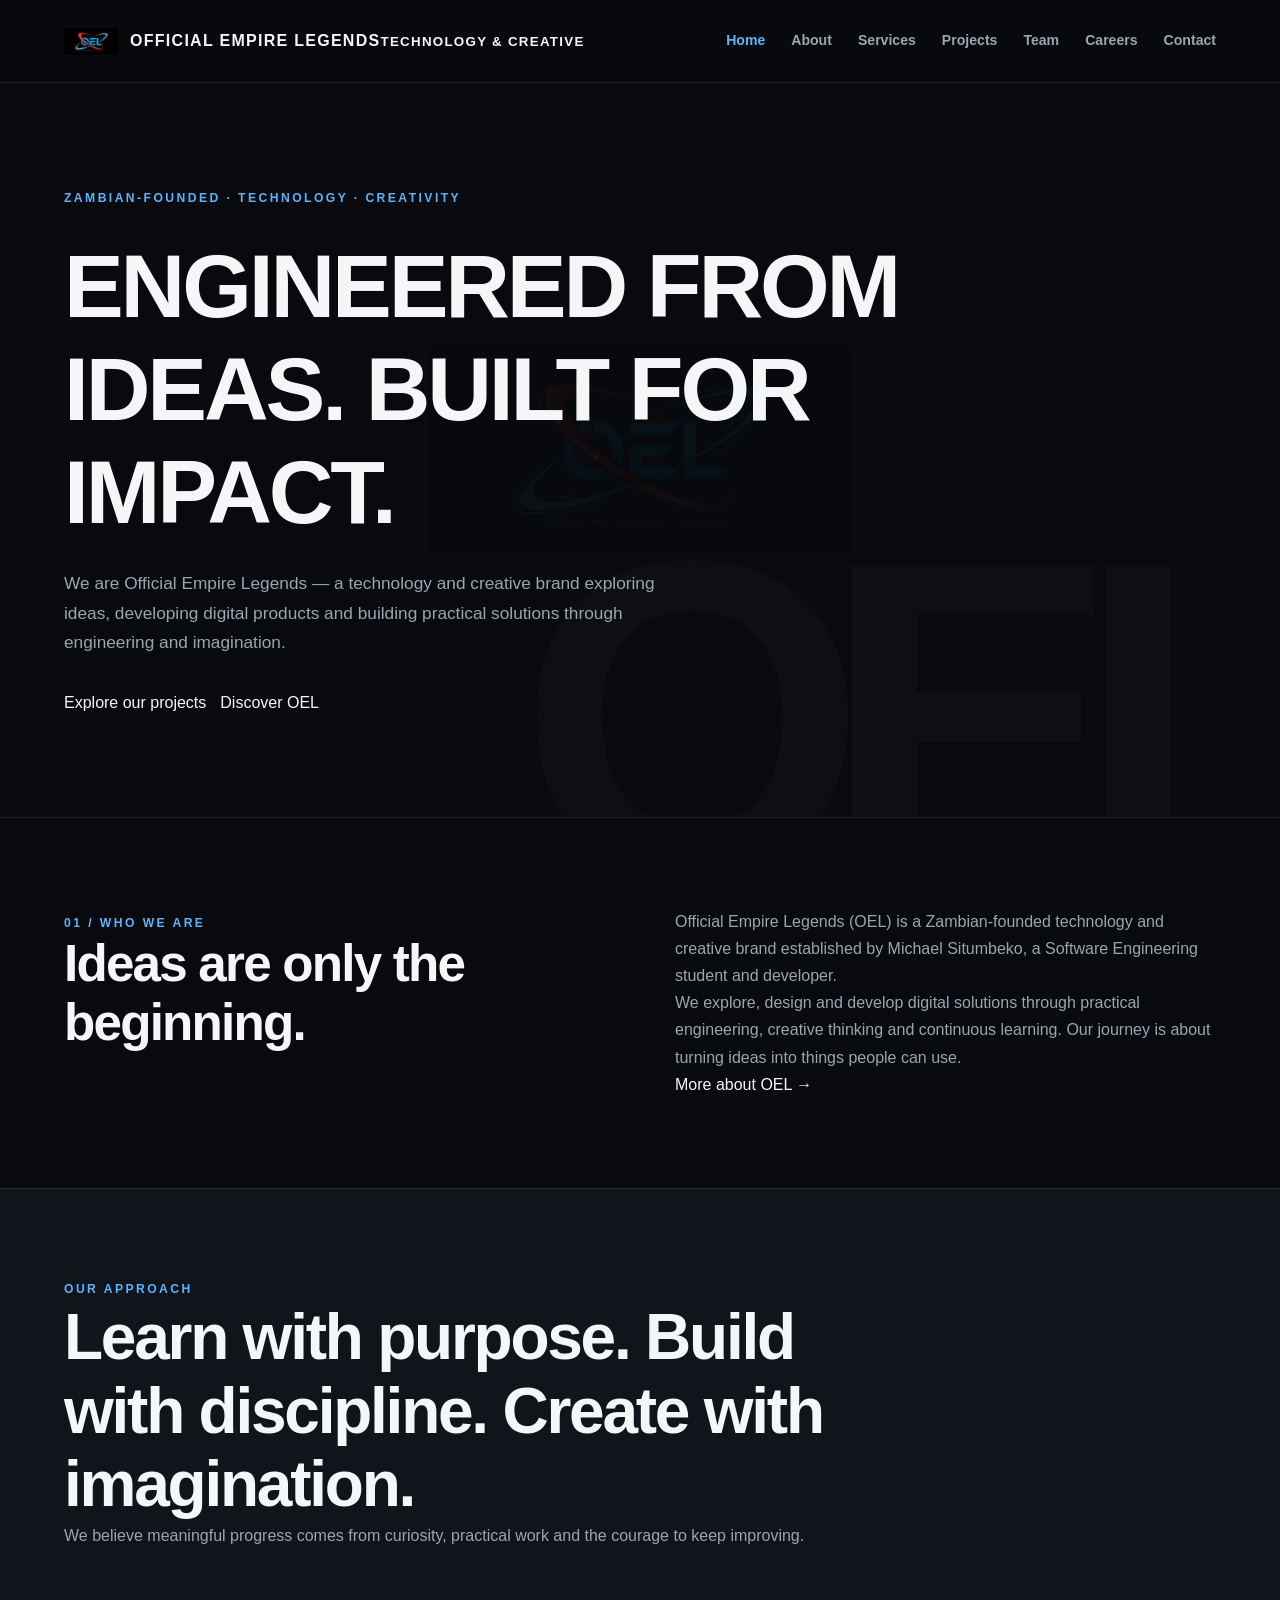
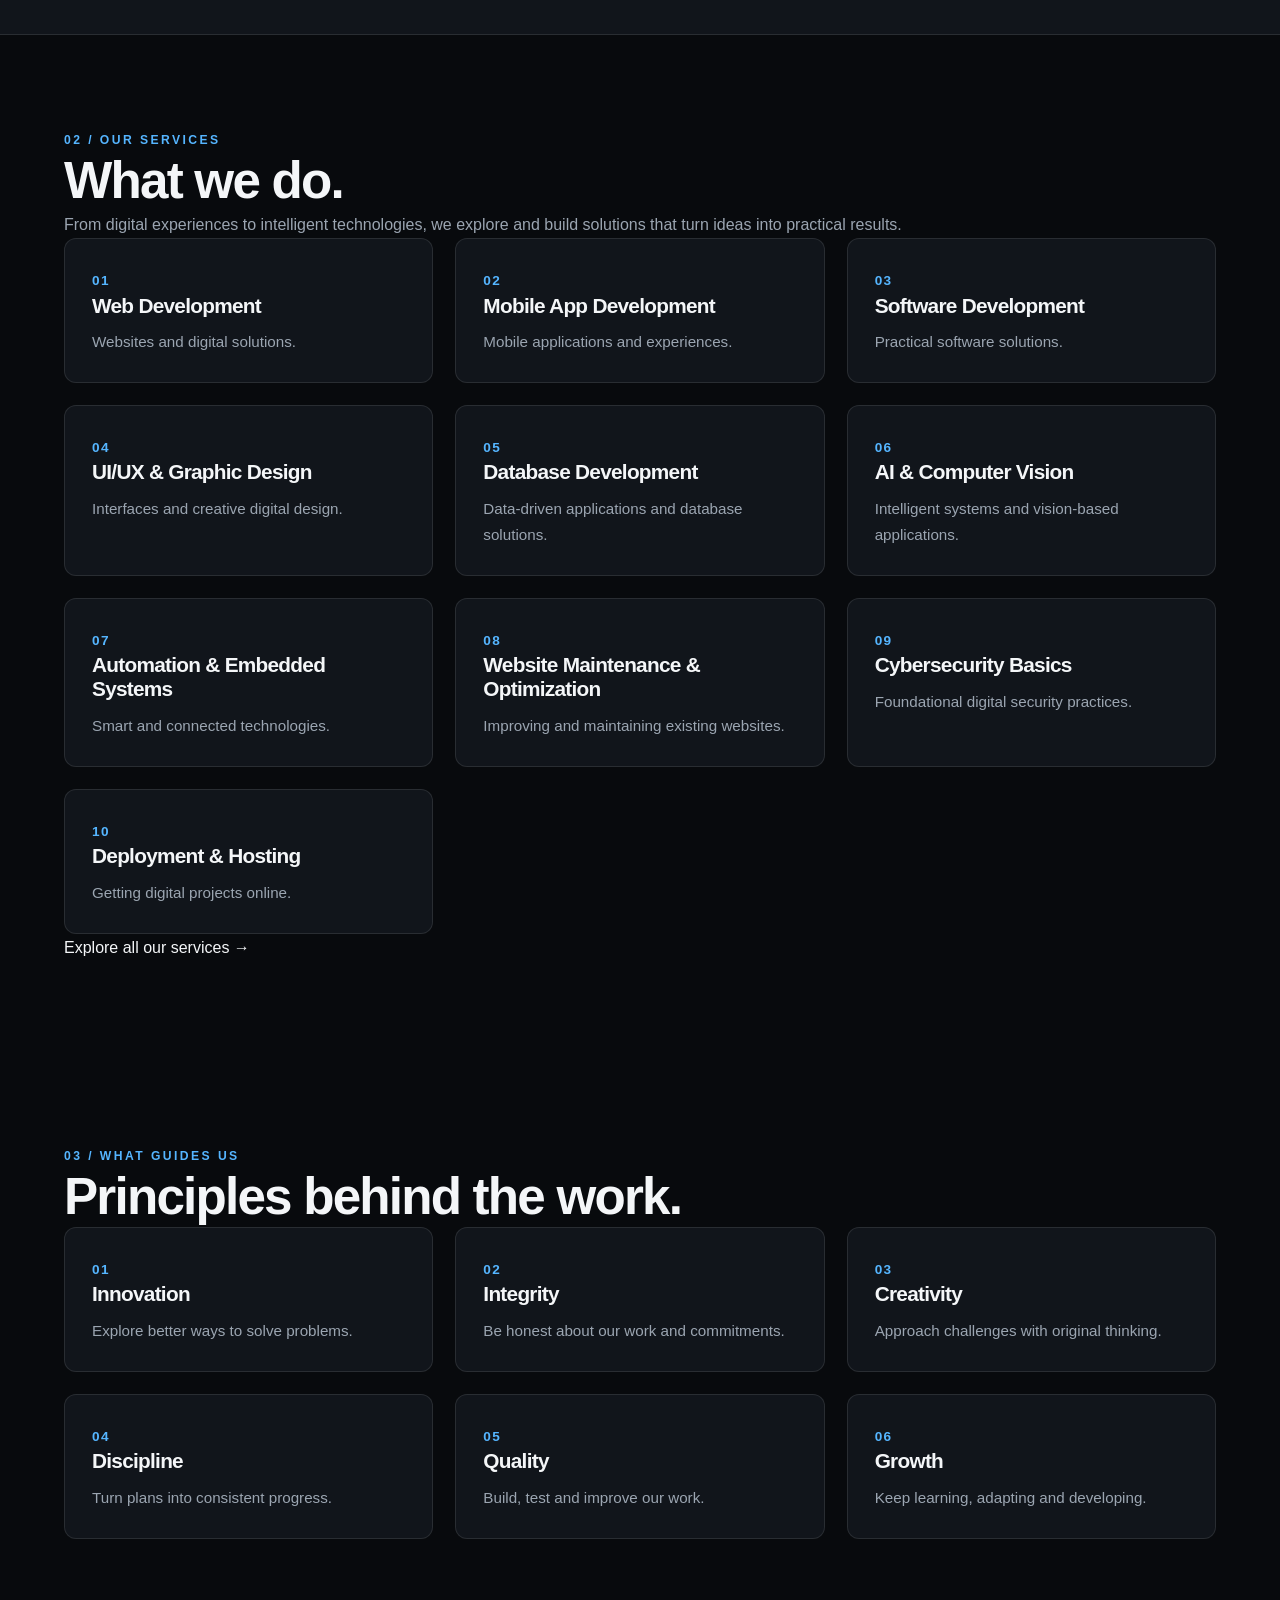
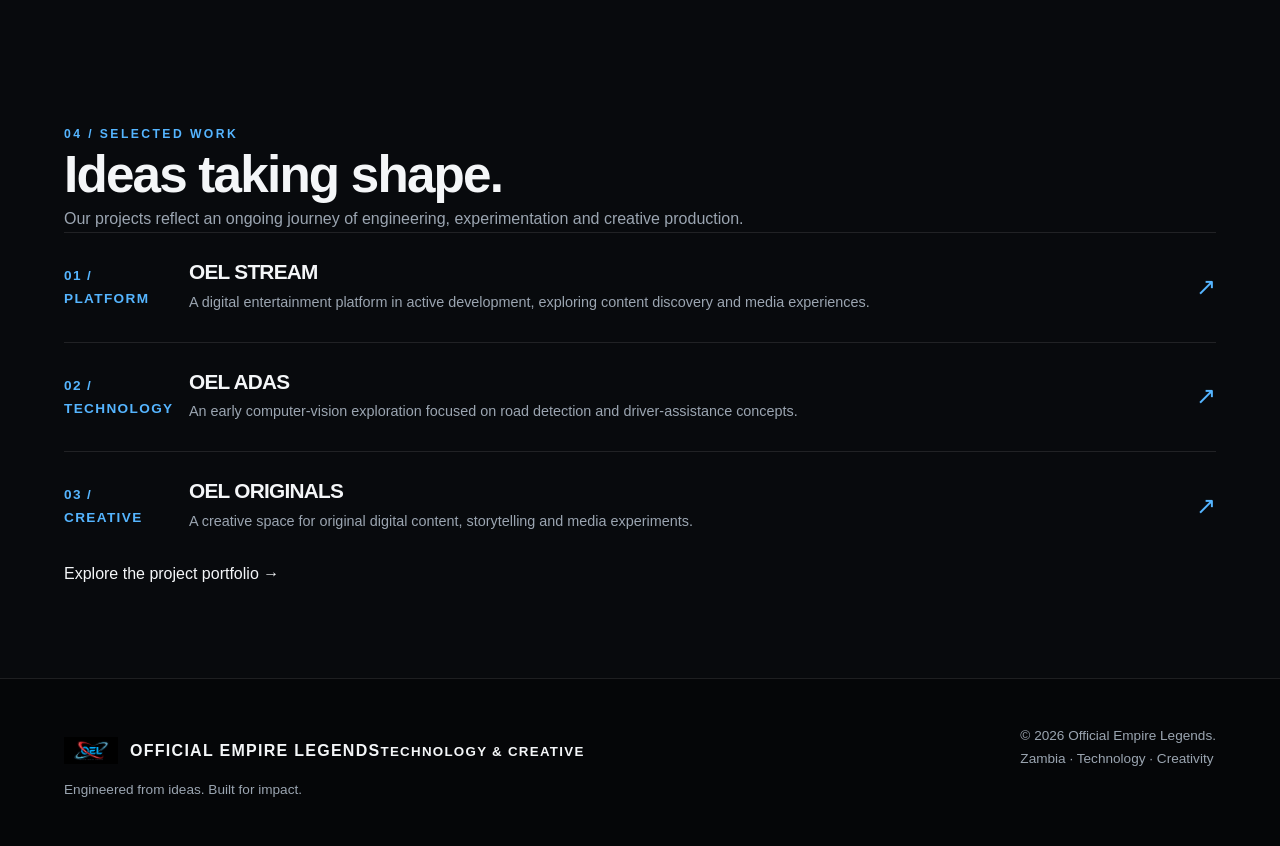
<file: index.html>
<!DOCTYPE html>
<html lang="en">
<head>
    <meta charset="UTF-8">
    <meta name="viewport" content="width=device-width, initial-scale=1.0">
    <meta name="description" content="Official Empire Legends (OEL) is a Zambian-founded technology and creative brand building practical digital solutions.">
    <meta name="theme-color" content="#080a0d">
    <title>Official Empire Legends | OEL</title>
    <link rel="icon" href="assets/images/oel-logo.webp">
    <link rel="stylesheet" href="css/style.css">
</head>
<body>

<header class="site-header">
    <div class="container nav-container">
        <a class="brand" href="index.html" aria-label="OEL Home">
            <img src="assets/images/oel-logo.webp" alt="OEL logo">
            <span>OFFICIAL EMPIRE LEGENDS<small>TECHNOLOGY &amp; CREATIVE</small></span>
        </a>

        <button class="menu-toggle" aria-label="Toggle navigation" aria-expanded="false">☰</button>

        <nav class="nav-links" aria-label="Main navigation">
            <a href="index.html">Home</a>
            <a href="about.html">About</a>
            <a href="services.html">Services</a>
            <a href="projects.html">Projects</a>
            <a href="team.html">Team</a>
            <a href="careers.html">Careers</a>
            <a href="contact.html">Contact</a>
        </nav>
    </div>
</header>

<main>
    <section class="home-hero">
        <div class="container">
            <div class="home-hero-content">
                <span class="eyebrow">ZAMBIAN-FOUNDED · TECHNOLOGY · CREATIVITY</span>
                <h1>Engineered from ideas. <span class="text-blue">Built for impact.</span></h1>
                <p>
                    We are Official Empire Legends — a technology and creative brand
                    exploring ideas, developing digital products and building practical
                    solutions through engineering and imagination.
                </p>
                <div class="hero-actions">
                    <a class="btn btn-primary" href="projects.html">Explore our projects</a>
                    <a class="btn btn-outline" href="about.html">Discover OEL</a>
                </div>
            </div>
        </div>
    </section>

    <section class="section">
        <div class="container home-intro">
            <div>
                <span class="eyebrow">01 / WHO WE ARE</span>
                <h2>Ideas are only the beginning.</h2>
            </div>
            <div>
                <p>
                    Official Empire Legends (OEL) is a Zambian-founded technology
                    and creative brand established by Michael Situmbeko, a Software
                    Engineering student and developer.
                </p>
                <p>
                    We explore, design and develop digital solutions through
                    practical engineering, creative thinking and continuous learning.
                    Our journey is about turning ideas into things people can use.
                </p>
                <a class="text-link" href="about.html">More about OEL →</a>
            </div>
        </div>
    </section>

    <section class="home-statement">
        <div class="container">
            <span class="eyebrow">OUR APPROACH</span>
            <h2>Learn with purpose. Build with discipline. Create with imagination.</h2>
            <p>We believe meaningful progress comes from curiosity, practical work and the courage to keep improving.</p>
        </div>
    </section>

    <section class="section">
        <div class="container">
            <span class="eyebrow">02 / OUR SERVICES</span>
            <h2>What we do.</h2>
            <p>From digital experiences to intelligent technologies, we explore and build solutions that turn ideas into practical results.</p>

            <div class="grid">
                <article class="panel">
                    <span class="project-number">01</span>
                    <h3>Web Development</h3>
                    <p>Websites and digital solutions.</p>
                </article>
                <article class="panel">
                    <span class="project-number">02</span>
                    <h3>Mobile App Development</h3>
                    <p>Mobile applications and experiences.</p>
                </article>
                <article class="panel">
                    <span class="project-number">03</span>
                    <h3>Software Development</h3>
                    <p>Practical software solutions.</p>
                </article>
                <article class="panel">
                    <span class="project-number">04</span>
                    <h3>UI/UX &amp; Graphic Design</h3>
                    <p>Interfaces and creative digital design.</p>
                </article>
                <article class="panel">
                    <span class="project-number">05</span>
                    <h3>Database Development</h3>
                    <p>Data-driven applications and database solutions.</p>
                </article>
                <article class="panel">
                    <span class="project-number">06</span>
                    <h3>AI &amp; Computer Vision</h3>
                    <p>Intelligent systems and vision-based applications.</p>
                </article>
                <article class="panel">
                    <span class="project-number">07</span>
                    <h3>Automation &amp; Embedded Systems</h3>
                    <p>Smart and connected technologies.</p>
                </article>
                <article class="panel">
                    <span class="project-number">08</span>
                    <h3>Website Maintenance &amp; Optimization</h3>
                    <p>Improving and maintaining existing websites.</p>
                </article>
                <article class="panel">
                    <span class="project-number">09</span>
                    <h3>Cybersecurity Basics</h3>
                    <p>Foundational digital security practices.</p>
                </article>
                <article class="panel">
                    <span class="project-number">10</span>
                    <h3>Deployment &amp; Hosting</h3>
                    <p>Getting digital projects online.</p>
                </article>
            </div>

            <a class="text-link" href="services.html">Explore all our services →</a>
        </div>
    </section>

    <section class="section">
        <div class="container">
            <span class="eyebrow">03 / WHAT GUIDES US</span>
            <h2>Principles behind the work.</h2>
            <div class="grid principles-grid">
                <article class="panel">
                    <span class="project-number">01</span>
                    <h3>Innovation</h3>
                    <p>Explore better ways to solve problems.</p>
                </article>
                <article class="panel">
                    <span class="project-number">02</span>
                    <h3>Integrity</h3>
                    <p>Be honest about our work and commitments.</p>
                </article>
                <article class="panel">
                    <span class="project-number">03</span>
                    <h3>Creativity</h3>
                    <p>Approach challenges with original thinking.</p>
                </article>
                <article class="panel">
                    <span class="project-number">04</span>
                    <h3>Discipline</h3>
                    <p>Turn plans into consistent progress.</p>
                </article>
                <article class="panel">
                    <span class="project-number">05</span>
                    <h3>Quality</h3>
                    <p>Build, test and improve our work.</p>
                </article>
                <article class="panel">
                    <span class="project-number">06</span>
                    <h3>Growth</h3>
                    <p>Keep learning, adapting and developing.</p>
                </article>
            </div>
        </div>
    </section>

    <section class="section">
        <div class="container">
            <span class="eyebrow">04 / SELECTED WORK</span>
            <h2>Ideas taking shape.</h2>
            <p>Our projects reflect an ongoing journey of engineering, experimentation and creative production.</p>

            <div class="project-list">
                <article class="project-row">
                    <span class="project-number">01 / PLATFORM</span>
                    <div>
                        <h3>OEL STREAM</h3>
                        <p>A digital entertainment platform in active development, exploring content discovery and media experiences.</p>
                    </div>
                    <span class="project-arrow">↗</span>
                </article>

                <article class="project-row">
                    <span class="project-number">02 / TECHNOLOGY</span>
                    <div>
                        <h3>OEL ADAS</h3>
                        <p>An early computer-vision exploration focused on road detection and driver-assistance concepts.</p>
                    </div>
                    <span class="project-arrow">↗</span>
                </article>

                <article class="project-row">
                    <span class="project-number">03 / CREATIVE</span>
                    <div>
                        <h3>OEL ORIGINALS</h3>
                        <p>A creative space for original digital content, storytelling and media experiments.</p>
                    </div>
                    <span class="project-arrow">↗</span>
                </article>
            </div>

            <a class="text-link" href="projects.html">Explore the project portfolio →</a>
        </div>
    </section>

</main>

<footer class="site-footer">
    <div class="container footer-layout">
        <div>
            <a class="brand" href="index.html">
                <img src="assets/images/oel-logo.webp" alt="OEL logo">
                <span>OFFICIAL EMPIRE LEGENDS<small>TECHNOLOGY &amp; CREATIVE</small></span>
            </a>
            <p>Engineered from ideas. Built for impact.</p>
        </div>
        <div>
            <p>© <span data-current-year>2026</span> Official Empire Legends.</p>
            <p>Zambia · Technology · Creativity</p>
        </div>
    </div>
</footer>

<script src="js/main.js"></script>
</body>
</html>
</file>
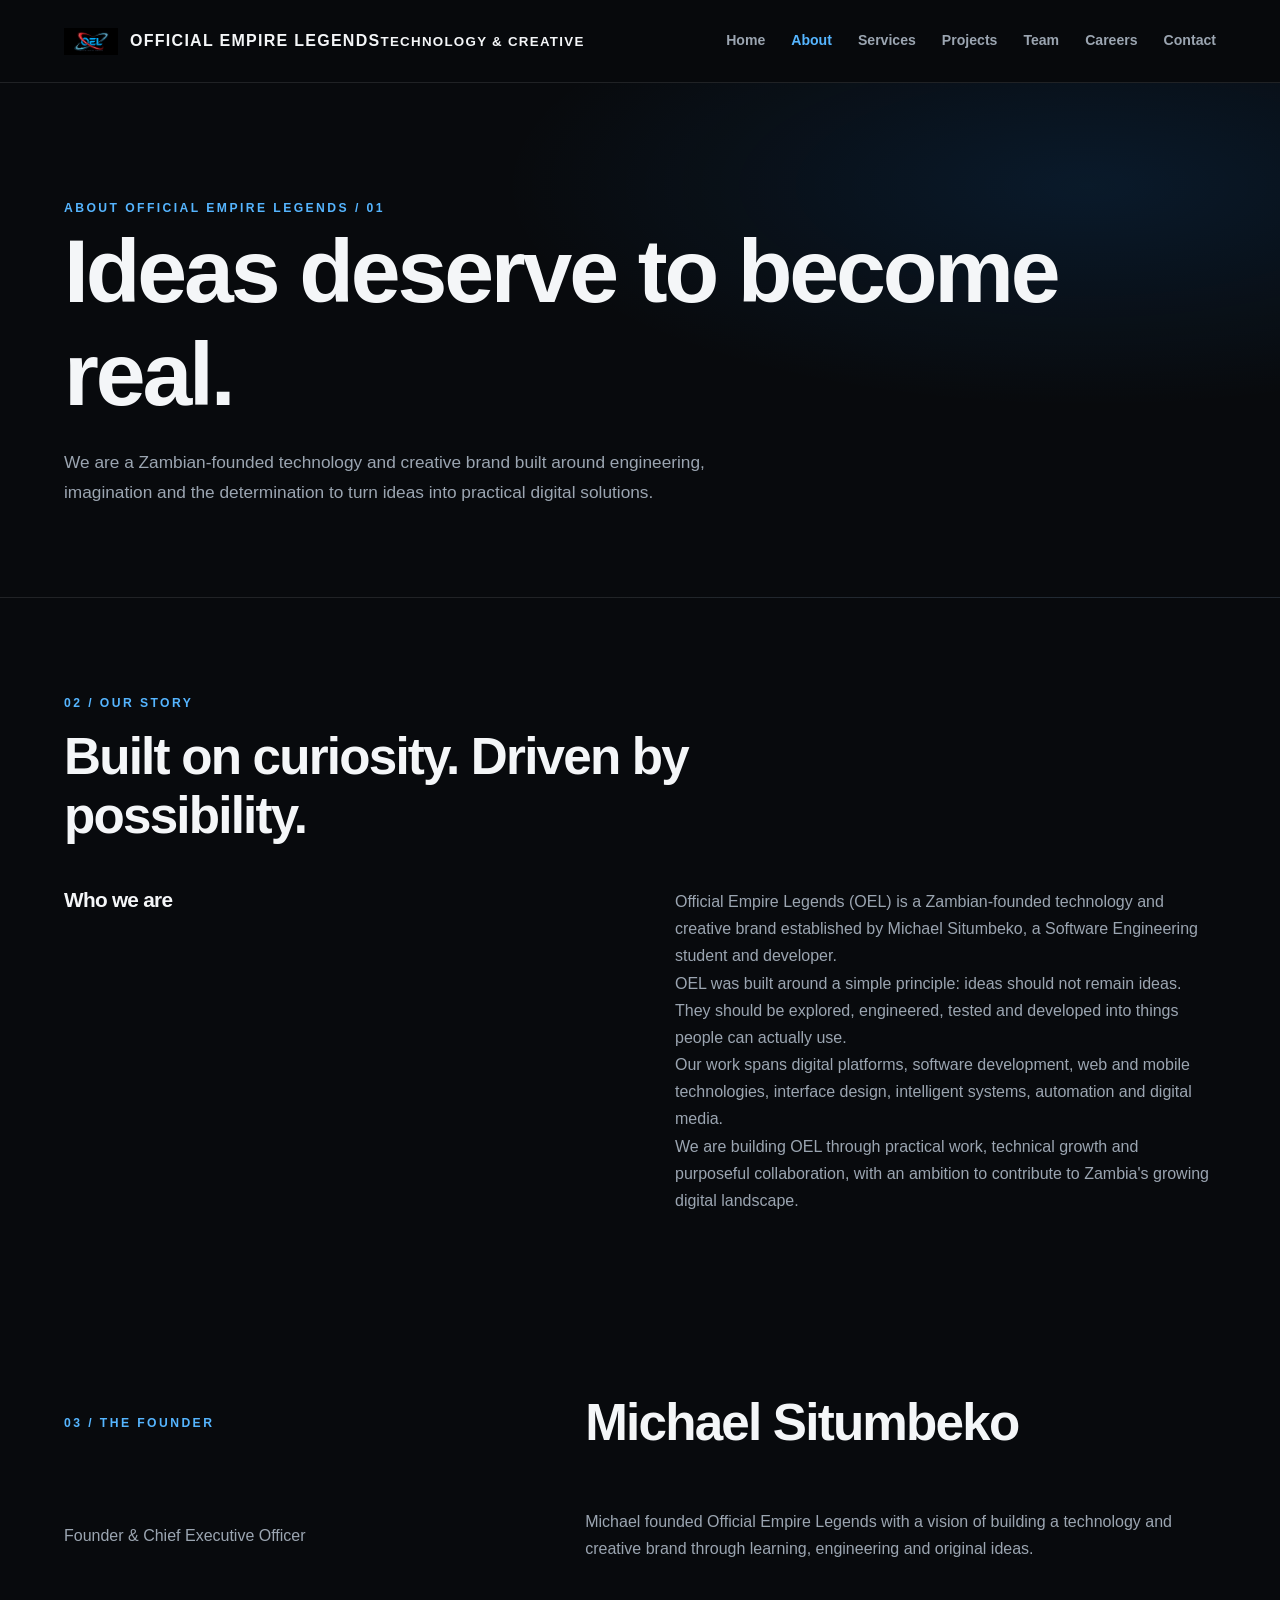
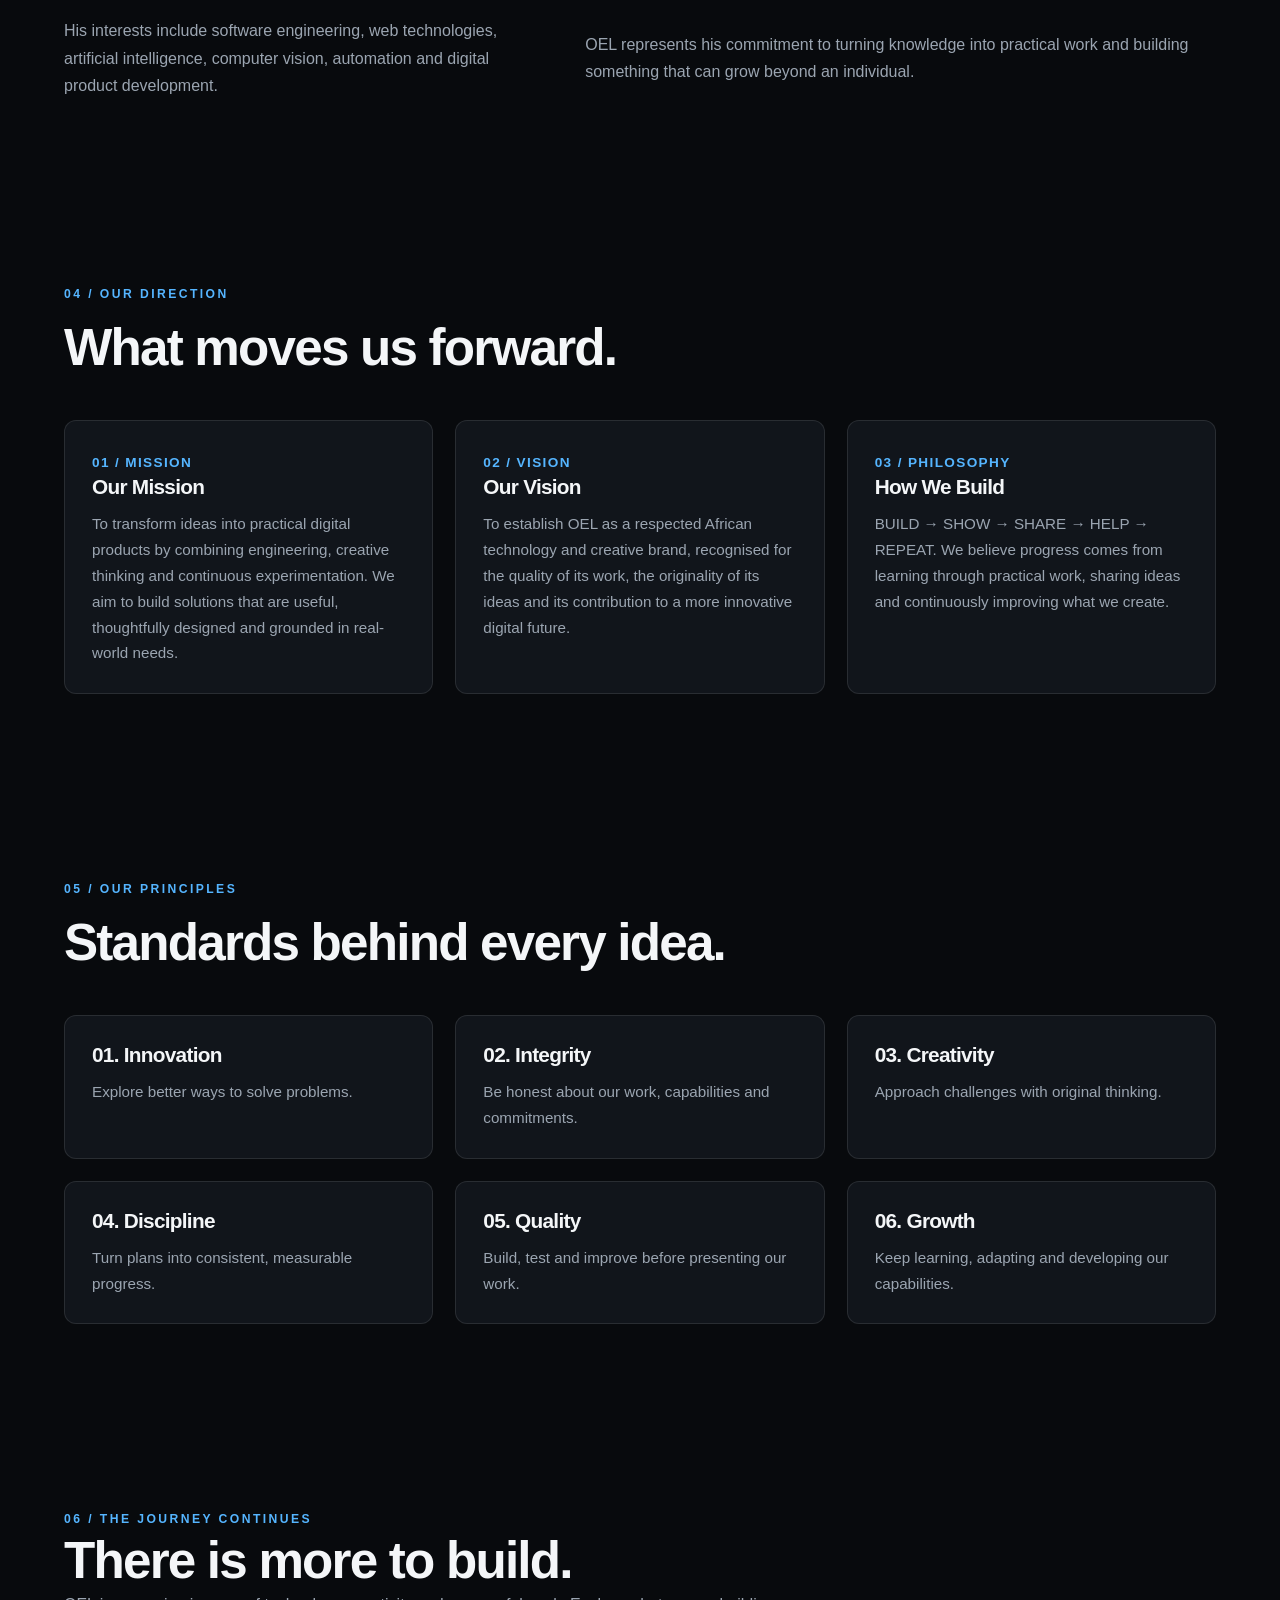
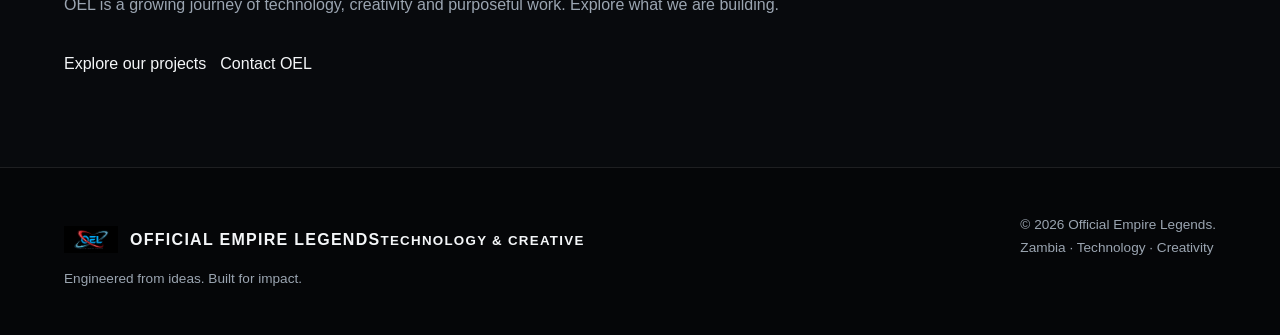
<file: about.html>
<!DOCTYPE html>
<html lang="en">
<head>
    <meta charset="UTF-8">
    <meta name="viewport" content="width=device-width, initial-scale=1.0">
    <meta name="description" content="Discover Official Empire Legends — our story, founder, mission and vision.">
    <meta name="theme-color" content="#080a0d">
    <title>About OEL | Official Empire Legends</title>
    <link rel="icon" href="assets/images/oel-logo.webp">
    <link rel="stylesheet" href="css/style.css">
</head>
<body>

<header class="site-header">
    <div class="container nav-container">
        <a class="brand" href="index.html" aria-label="OEL Home">
            <img src="assets/images/oel-logo.webp" alt="OEL logo">
            <span>OFFICIAL EMPIRE LEGENDS<small>TECHNOLOGY &amp; CREATIVE</small></span>
        </a>
        <button class="menu-toggle" aria-label="Toggle navigation" aria-expanded="false">☰</button>
        <nav class="nav-links" aria-label="Main navigation">
            <a href="index.html">Home</a>
            <a href="about.html" class="active">About</a>
            <a href="services.html">Services</a>
            <a href="projects.html">Projects</a>
            <a href="team.html">Team</a>
            <a href="careers.html">Careers</a>
            <a href="contact.html">Contact</a>
        </nav>
    </div>
</header>

<main>

<section class="page-hero">
    <div class="container">
        <span class="eyebrow">ABOUT OFFICIAL EMPIRE LEGENDS / 01</span>
        <h1>Ideas deserve <span class="text-blue">to become real.</span></h1>
        <p>
            We are a Zambian-founded technology and creative brand
            built around engineering, imagination and the determination
            to turn ideas into practical digital solutions.
        </p>
    </div>
</section>
<section class="section">
    <div class="container">
        <div class="section-heading">
            <span class="eyebrow">02 / OUR STORY</span>
            <h2>Built on curiosity. Driven by possibility.</h2>
        </div>

        <div class="home-intro">
            <div>
                <h3>Who we are</h3>
            </div>
            <div>
                <p>
                    Official Empire Legends (OEL) is a Zambian-founded
                    technology and creative brand established by
                    Michael Situmbeko, a Software Engineering student
                    and developer.
                </p>
                <p>
                    OEL was built around a simple principle: ideas should
                    not remain ideas. They should be explored, engineered,
                    tested and developed into things people can actually use.
                </p>
                <p>
                    Our work spans digital platforms, software development,
                    web and mobile technologies, interface design,
                    intelligent systems, automation and digital media.
                </p>
                <p>
                    We are building OEL through practical work, technical
                    growth and purposeful collaboration, with an ambition
                    to contribute to Zambia's growing digital landscape.
                </p>
            </div>
        </div>
    </div>
</section>

<section class="section">
    <div class="container founder-layout">
            <span class="eyebrow">03 / THE FOUNDER</span>
            <h2>Michael Situmbeko</h2>
            <p class="text-blue">Founder &amp; Chief Executive Officer</p>
            <p>
                Michael founded Official Empire Legends with a vision
                of building a technology and creative brand through
                learning, engineering and original ideas.
            </p>
            <p>
                His interests include software engineering, web
                technologies, artificial intelligence, computer vision,
                automation and digital product development.
            </p>
            <p>
                OEL represents his commitment to turning knowledge
                into practical work and building something that can
                grow beyond an individual.
            </p>
        </div>
    </div>
</section>
<section class="section">
    <div class="container">
        <div class="section-heading">
            <span class="eyebrow">04 / OUR DIRECTION</span>
            <h2>What moves us forward.</h2>
        </div>

        <div class="grid">
            <article class="panel">
                <span class="project-number">01 / MISSION</span>
                <h3>Our Mission</h3>
                <p>
                    To transform ideas into practical digital products
                    by combining engineering, creative thinking and
                    continuous experimentation. We aim to build
                    solutions that are useful, thoughtfully designed
                    and grounded in real-world needs.
                </p>
            </article>

            <article class="panel">
                <span class="project-number">02 / VISION</span>
                <h3>Our Vision</h3>
                <p>
                    To establish OEL as a respected African technology
                    and creative brand, recognised for the quality of
                    its work, the originality of its ideas and its
                    contribution to a more innovative digital future.
                </p>
            </article>

            <article class="panel">
                <span class="project-number">03 / PHILOSOPHY</span>
                <h3>How We Build</h3>
                <p>
                    BUILD → SHOW → SHARE → HELP → REPEAT.
                    We believe progress comes from learning through
                    practical work, sharing ideas and continuously
                    improving what we create.
                </p>
            </article>
        </div>
    </div>
</section>

<section class="section">
    <div class="container">
        <div class="section-heading">
            <span class="eyebrow">05 / OUR PRINCIPLES</span>
            <h2>Standards behind every idea.</h2>
        </div>

        <div class="grid">
            <article class="panel">
                <h3>01. Innovation</h3>
                <p>Explore better ways to solve problems.</p>
            </article>
            <article class="panel">
                <h3>02. Integrity</h3>
                <p>Be honest about our work, capabilities and commitments.</p>
            </article>
            <article class="panel">
                <h3>03. Creativity</h3>
                <p>Approach challenges with original thinking.</p>
            </article>
            <article class="panel">
                <h3>04. Discipline</h3>
                <p>Turn plans into consistent, measurable progress.</p>
            </article>
            <article class="panel">
                <h3>05. Quality</h3>
                <p>Build, test and improve before presenting our work.</p>
            </article>
            <article class="panel">
                <h3>06. Growth</h3>
                <p>Keep learning, adapting and developing our capabilities.</p>
            </article>
        </div>
    </div>
</section>
<section class="section">
    <div class="container">
        <span class="eyebrow">06 / THE JOURNEY CONTINUES</span>
        <h2>There is more to build.</h2>
        <p>
            OEL is a growing journey of technology, creativity and
            purposeful work. Explore what we are building.
        </p>
        <div class="hero-actions">
            <a class="btn btn-primary" href="projects.html">Explore our projects</a>
            <a class="btn btn-outline" href="contact.html">Contact OEL</a>
        </div>
    </div>
</section>

</main>

<footer class="site-footer">
    <div class="container footer-layout">
        <div>
            <a class="brand" href="index.html">
                <img src="assets/images/oel-logo.webp" alt="OEL logo">
                <span>OFFICIAL EMPIRE LEGENDS<small>TECHNOLOGY &amp; CREATIVE</small></span>
            </a>
            <p>Engineered from ideas. Built for impact.</p>
        </div>
        <div>
            <p>© <span data-current-year>2026</span> Official Empire Legends.</p>
            <p>Zambia · Technology · Creativity</p>
        </div>
    </div>
</footer>

<script src="js/main.js"></script>
</body>
</html>
</file>
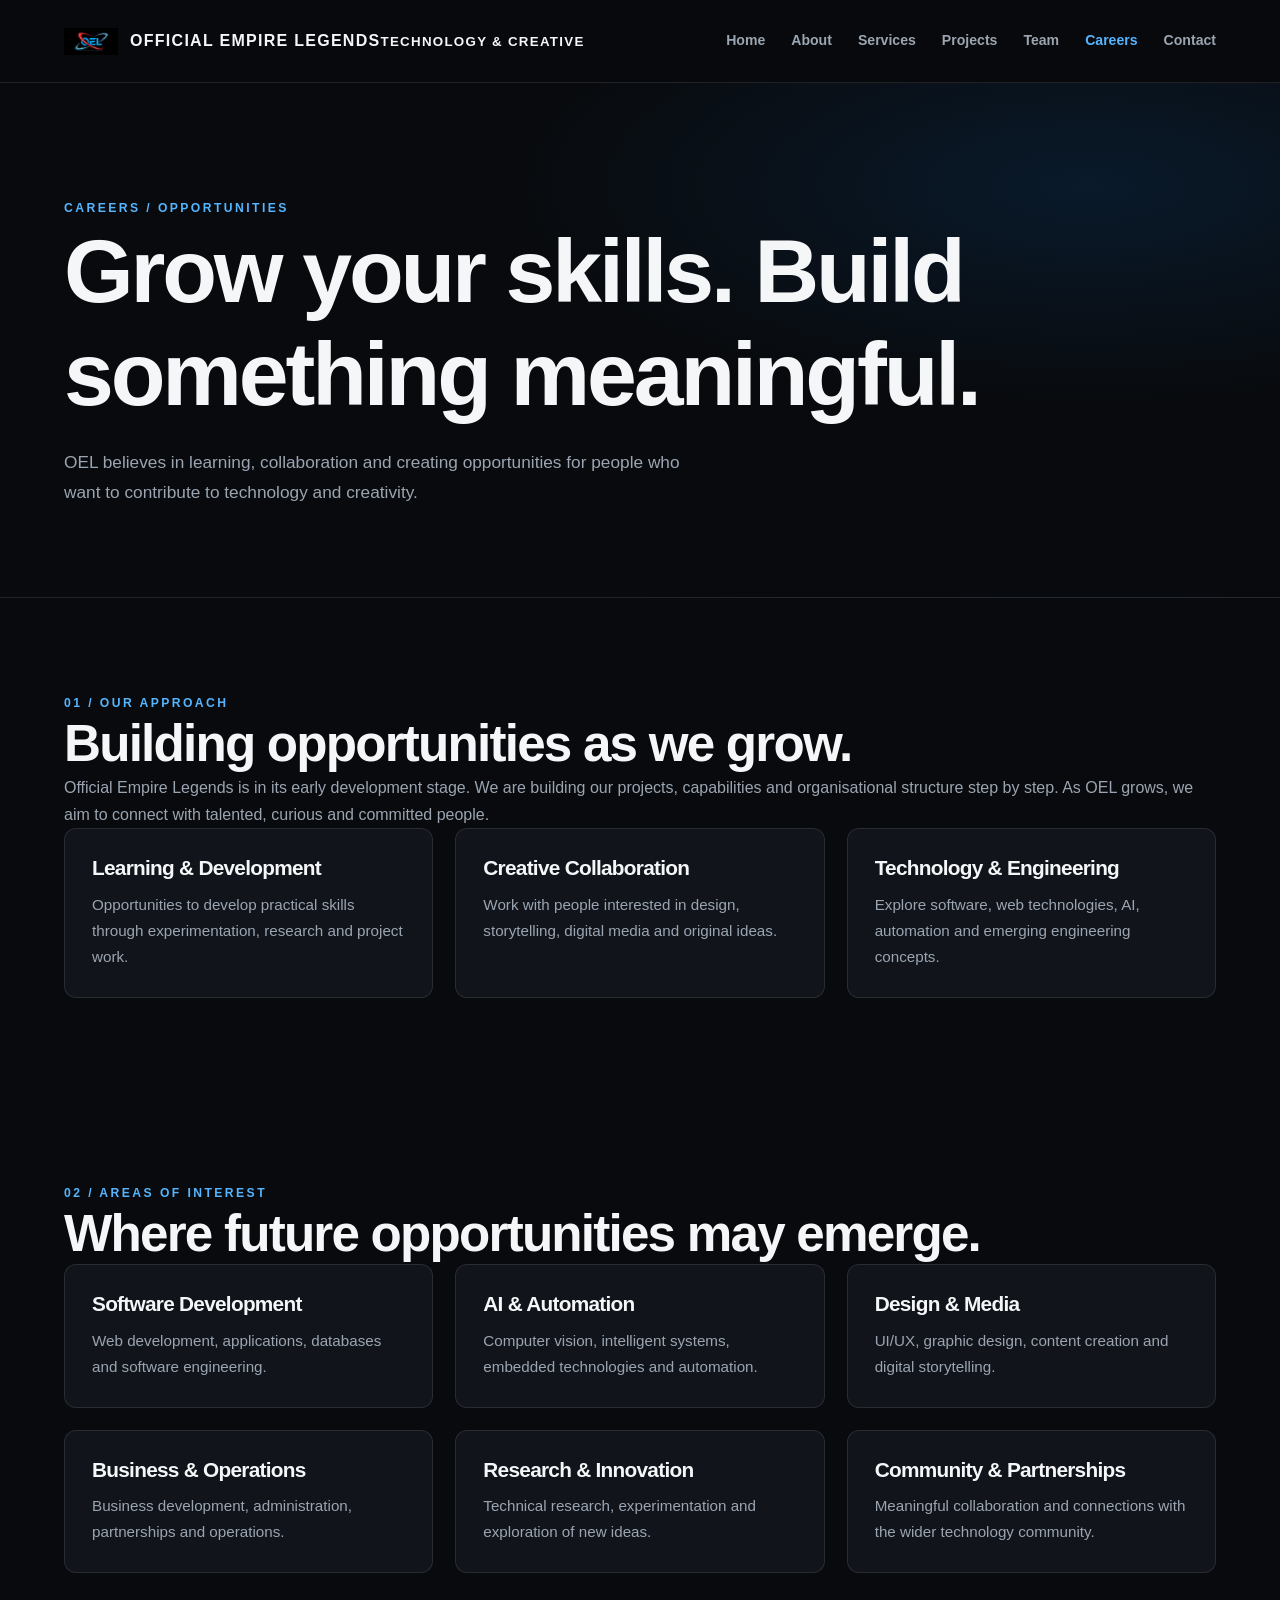
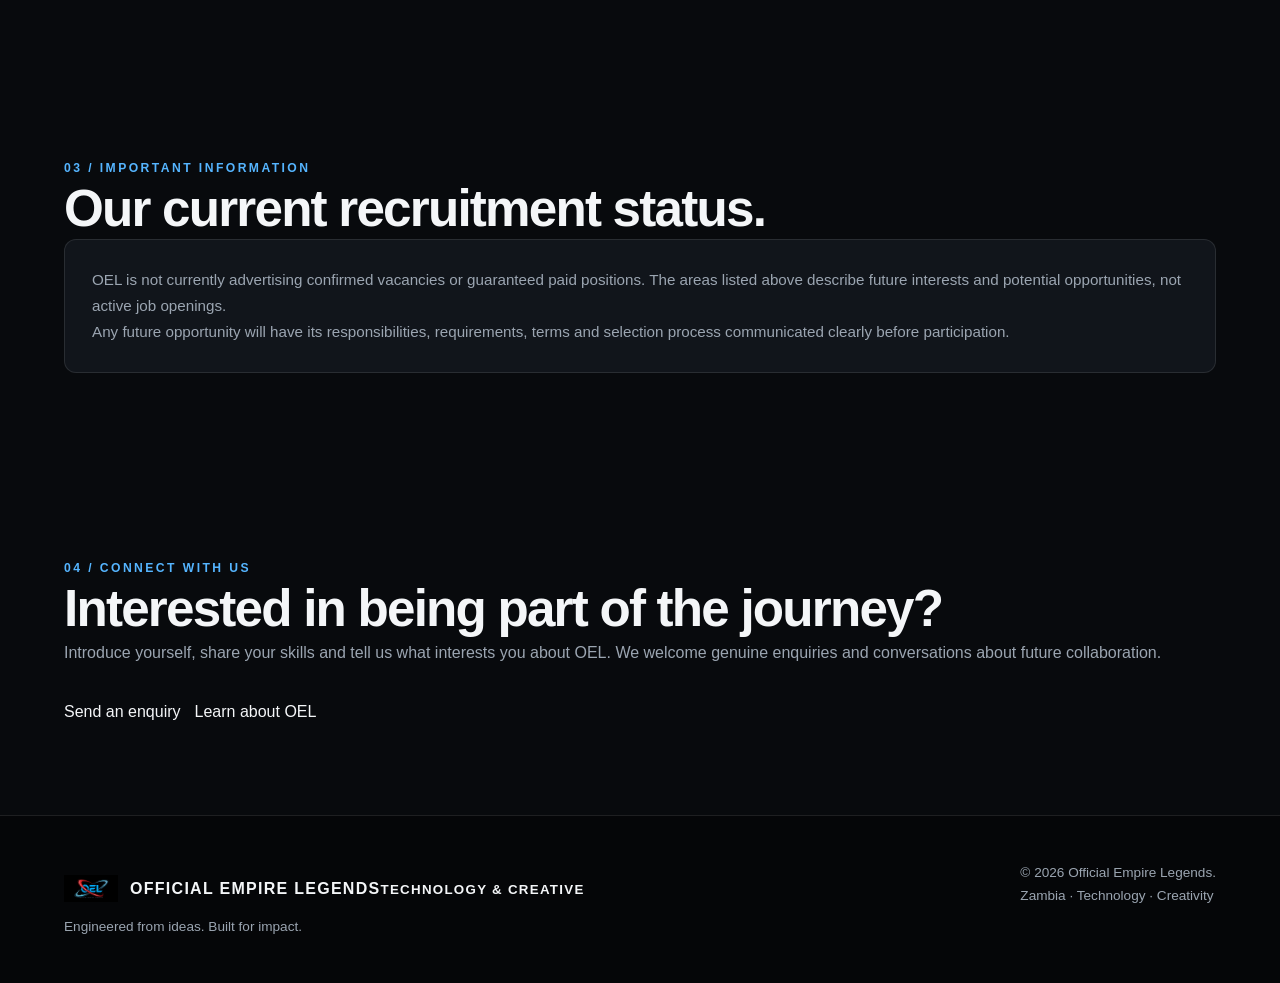
<file: careers.html>
<!DOCTYPE html>
<html lang="en">
<head>
    <meta charset="UTF-8">
    <meta name="viewport" content="width=device-width, initial-scale=1.0">
    <meta name="description" content="Discover future career, internship and collaboration opportunities with Official Empire Legends.">
    <meta name="theme-color" content="#080b12">
    <title>Careers | Official Empire Legends</title>
    <link rel="icon" href="assets/images/oel-logo.webp">
    <link rel="stylesheet" href="css/style.css">
</head>
<body>

<header class="site-header">
    <div class="container nav-container">
        <a class="brand" href="index.html" aria-label="OEL Home">
            <img src="assets/images/oel-logo.webp" alt="OEL logo">
            <span>OFFICIAL EMPIRE LEGENDS<small>TECHNOLOGY &amp; CREATIVE</small></span>
        </a>
        <button class="menu-toggle" aria-label="Toggle navigation" aria-expanded="false">☰</button>
        <nav class="nav-links" aria-label="Main navigation">
            <a href="index.html">Home</a>
            <a href="about.html">About</a>
            <a href="services.html">Services</a>
            <a href="projects.html">Projects</a>
            <a href="team.html">Team</a>
            <a href="careers.html" class="active">Careers</a>
            <a href="contact.html">Contact</a>
        </nav>
    </div>
</header>

<main>

<section class="page-hero">
    <div class="container">
        <span class="eyebrow">CAREERS / OPPORTUNITIES</span>
        <h1>Grow your skills. Build something meaningful.</h1>
        <p>
            OEL believes in learning, collaboration and creating
            opportunities for people who want to contribute to
            technology and creativity.
        </p>
    </div>
</section>

<section class="section">
    <div class="container">
        <span class="eyebrow">01 / OUR APPROACH</span>
        <h2>Building opportunities as we grow.</h2>
        <p>
            Official Empire Legends is in its early development stage.
            We are building our projects, capabilities and organisational
            structure step by step. As OEL grows, we aim to connect with
            talented, curious and committed people.
        </p>

        <div class="grid">
            <article class="panel">
                <h3>Learning &amp; Development</h3>
                <p>
                    Opportunities to develop practical skills through
                    experimentation, research and project work.
                </p>
            </article>

            <article class="panel">
                <h3>Creative Collaboration</h3>
                <p>
                    Work with people interested in design, storytelling,
                    digital media and original ideas.
                </p>
            </article>

            <article class="panel">
                <h3>Technology &amp; Engineering</h3>
                <p>
                    Explore software, web technologies, AI, automation
                    and emerging engineering concepts.
                </p>
            </article>
        </div>
    </div>
</section>

<section class="section">
    <div class="container">
        <span class="eyebrow">02 / AREAS OF INTEREST</span>
        <h2>Where future opportunities may emerge.</h2>

        <div class="grid">
            <article class="panel">
                <h3>Software Development</h3>
                <p>Web development, applications, databases and software engineering.</p>
            </article>

            <article class="panel">
                <h3>AI &amp; Automation</h3>
                <p>Computer vision, intelligent systems, embedded technologies and automation.</p>
            </article>

            <article class="panel">
                <h3>Design &amp; Media</h3>
                <p>UI/UX, graphic design, content creation and digital storytelling.</p>
            </article>

            <article class="panel">
                <h3>Business &amp; Operations</h3>
                <p>Business development, administration, partnerships and operations.</p>
            </article>

            <article class="panel">
                <h3>Research &amp; Innovation</h3>
                <p>Technical research, experimentation and exploration of new ideas.</p>
            </article>

            <article class="panel">
                <h3>Community &amp; Partnerships</h3>
                <p>Meaningful collaboration and connections with the wider technology community.</p>
            </article>
        </div>
    </div>
</section>

<section class="section">
    <div class="container">
        <span class="eyebrow">03 / IMPORTANT INFORMATION</span>
        <h2>Our current recruitment status.</h2>
        <div class="panel">
            <p>
                OEL is not currently advertising confirmed vacancies
                or guaranteed paid positions. The areas listed above
                describe future interests and potential opportunities,
                not active job openings.
            </p>
            <p>
                Any future opportunity will have its responsibilities,
                requirements, terms and selection process communicated
                clearly before participation.
            </p>
        </div>
    </div>
</section>

<section class="section">
    <div class="container">
        <span class="eyebrow">04 / CONNECT WITH US</span>
        <h2>Interested in being part of the journey?</h2>
        <p>
            Introduce yourself, share your skills and tell us what
            interests you about OEL. We welcome genuine enquiries
            and conversations about future collaboration.
        </p>
        <div class="hero-actions">
            <a class="btn btn-primary" href="contact.html">Send an enquiry</a>
            <a class="btn btn-outline" href="about.html">Learn about OEL</a>
        </div>
    </div>
</section>

</main>

<footer class="site-footer">
    <div class="container footer-layout">
        <div>
            <a class="brand" href="index.html">
                <img src="assets/images/oel-logo.webp" alt="OEL logo">
                <span>OFFICIAL EMPIRE LEGENDS<small>TECHNOLOGY &amp; CREATIVE</small></span>
            </a>
            <p>Engineered from ideas. Built for impact.</p>
        </div>
        <div>
            <p>© <span data-current-year>2026</span> Official Empire Legends.</p>
            <p>Zambia · Technology · Creativity</p>
        </div>
    </div>
</footer>

<script src="js/main.js"></script>
</body>
</html>
</file>
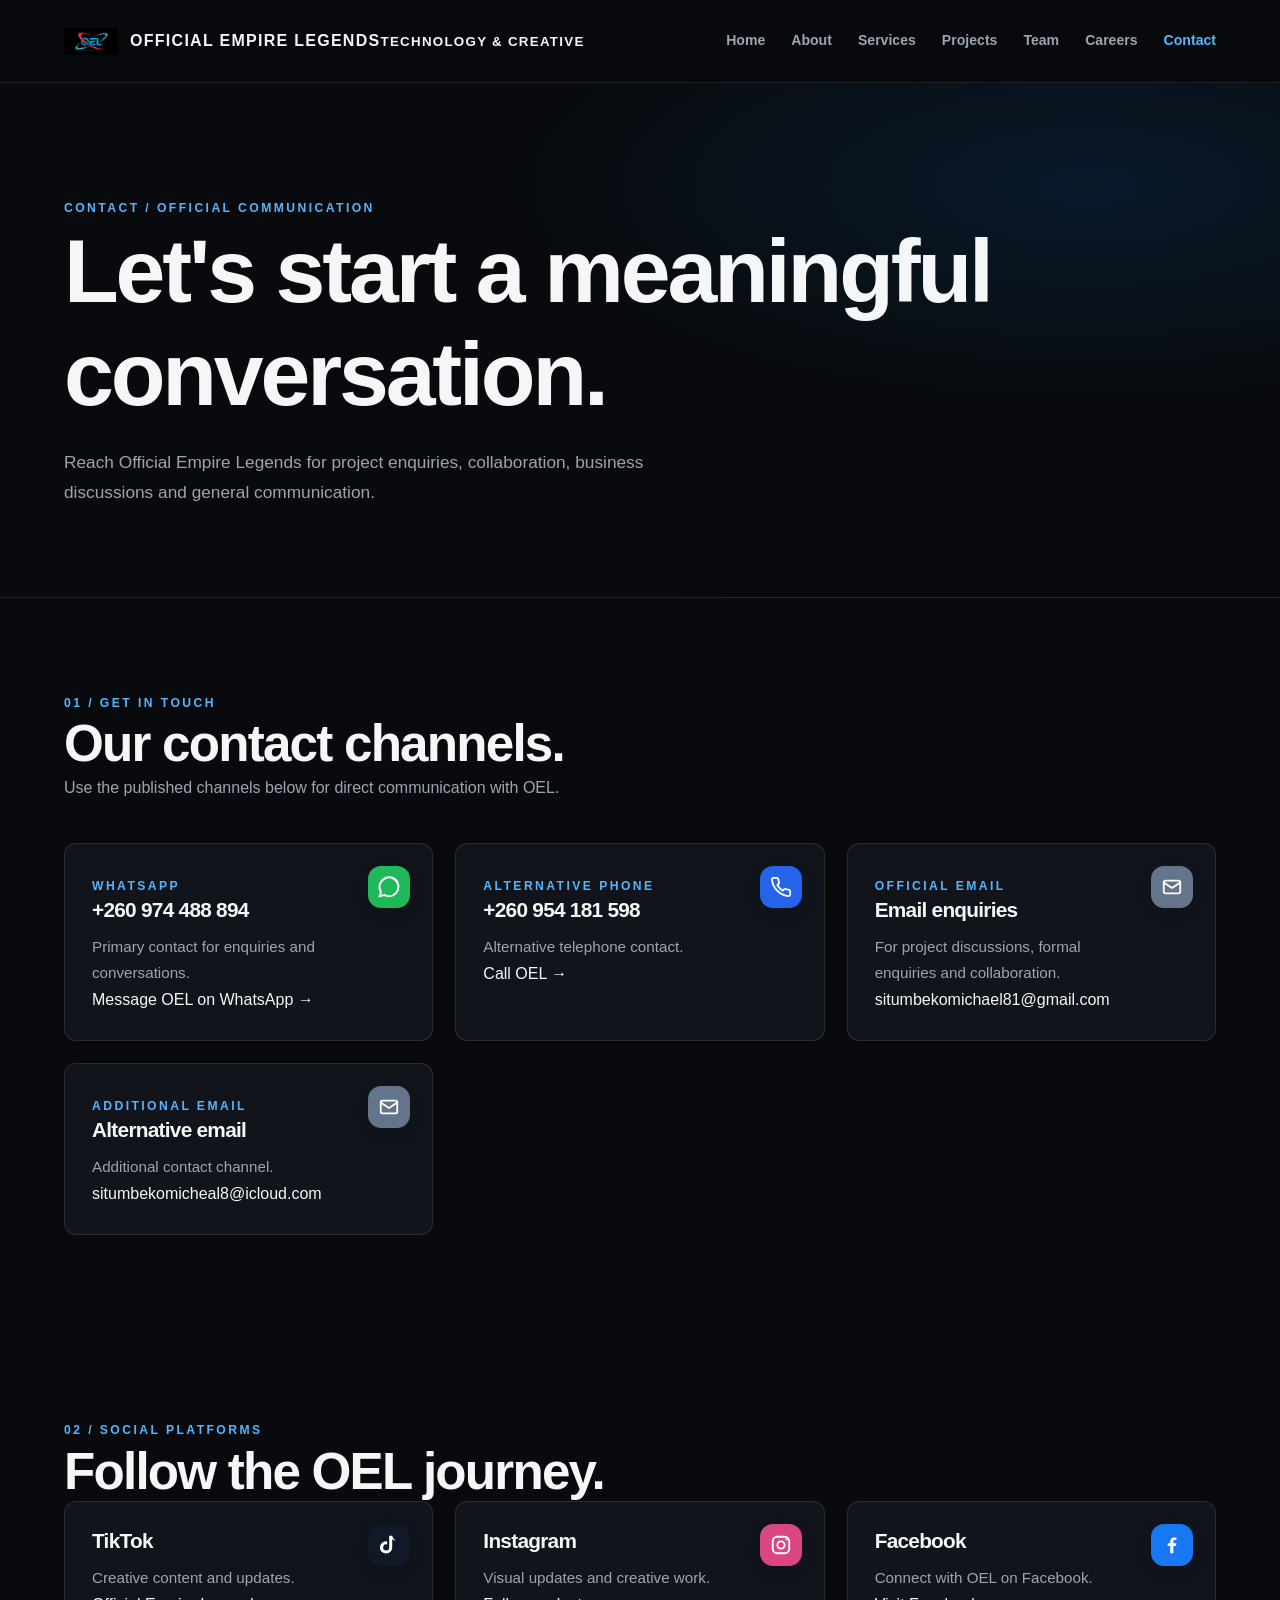
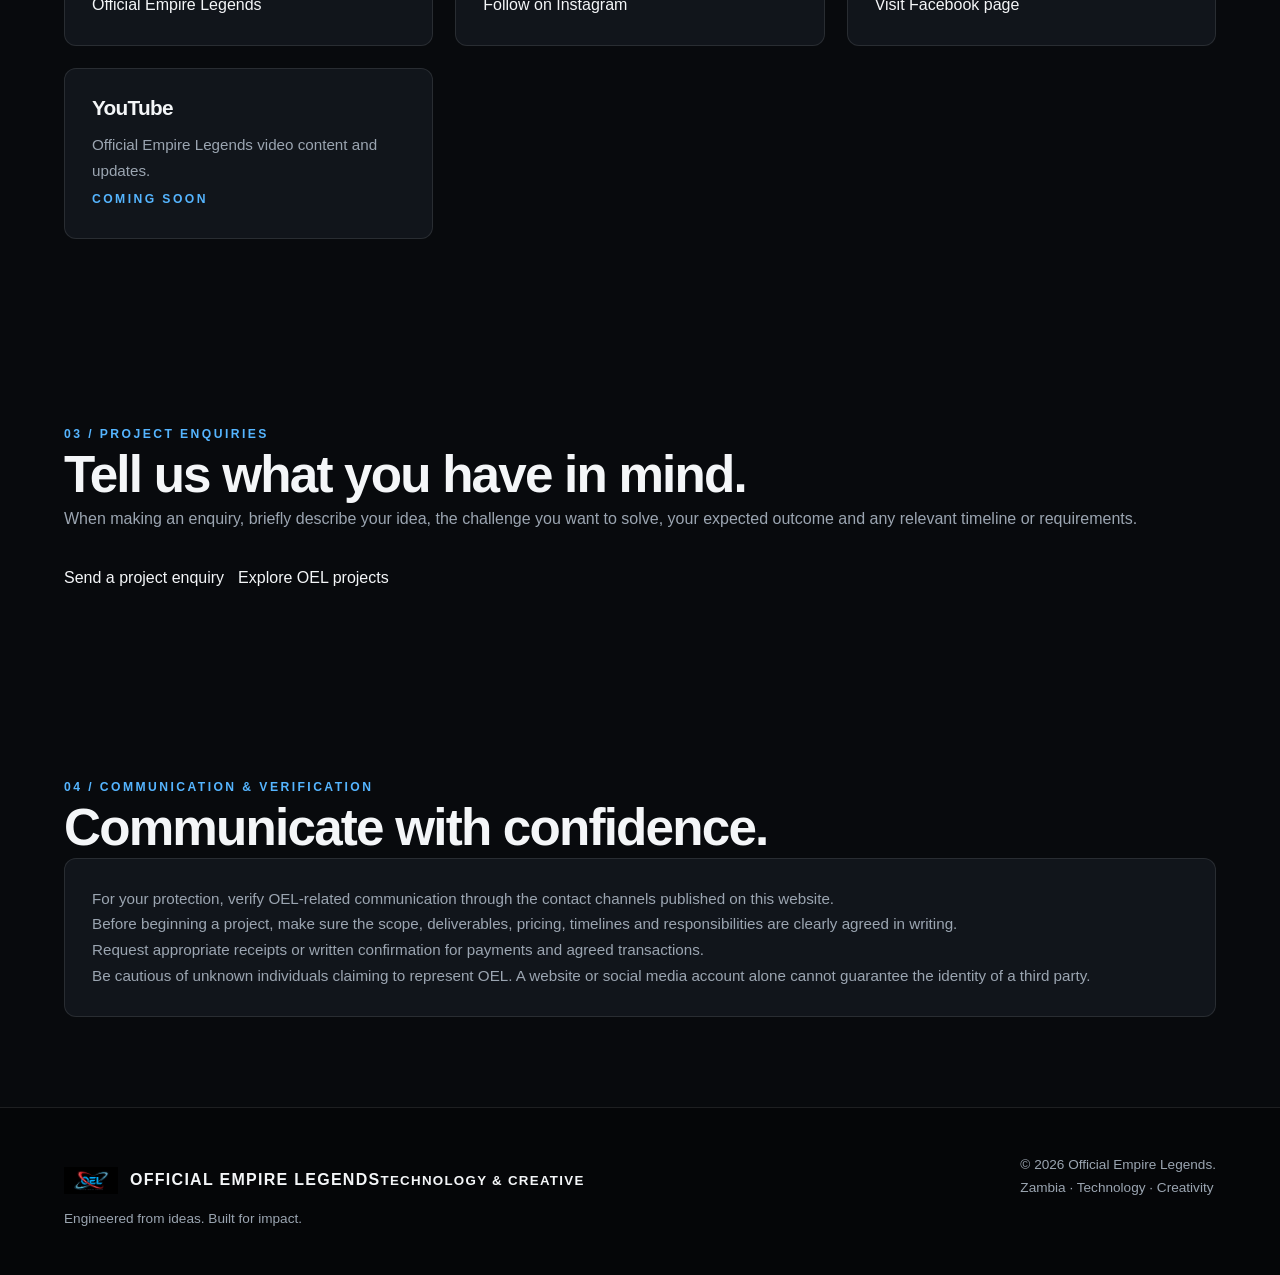
<file: contact.html>
<!DOCTYPE html>
<html lang="en">
<head>
    <meta charset="UTF-8">
    <meta name="viewport" content="width=device-width, initial-scale=1.0">
    <meta name="description" content="Contact Official Empire Legends in Zambia for project enquiries, collaboration and business communication.">
    <meta name="theme-color" content="#080b12">
    <title>Contact | Official Empire Legends</title>
    <link rel="icon" href="assets/images/oel-logo.webp">
    <link rel="stylesheet" href="css/style.css">
</head>
<body>

<header class="site-header">
    <div class="container nav-container">
        <a class="brand" href="index.html" aria-label="OEL Home">
            <img src="assets/images/oel-logo.webp" alt="OEL logo">
            <span>OFFICIAL EMPIRE LEGENDS<small>TECHNOLOGY &amp; CREATIVE</small></span>
        </a>
        <button class="menu-toggle" aria-label="Toggle navigation" aria-expanded="false">☰</button>
        <nav class="nav-links" aria-label="Main navigation">
            <a href="index.html">Home</a>
            <a href="about.html">About</a>
            <a href="services.html">Services</a>
            <a href="projects.html">Projects</a>
            <a href="team.html">Team</a>
            <a href="careers.html">Careers</a>
            <a href="contact.html" class="active">Contact</a>
        </nav>
    </div>
</header>

<main>

<section class="page-hero">
    <div class="container">
        <span class="eyebrow">CONTACT / OFFICIAL COMMUNICATION</span>
        <h1>Let's start a meaningful conversation.</h1>
        <p>
            Reach Official Empire Legends for project enquiries,
            collaboration, business discussions and general communication.
        </p>
    </div>
</section>

<section class="section">
    <div class="container">
        <span class="eyebrow">01 / GET IN TOUCH</span>
        <h2>Our contact channels.</h2>
        <p class="section-heading">
            Use the published channels below for direct communication
            with OEL.
        </p>

        <div class="grid">

            <article class="panel contact-card"><a class="contact-card-icon whatsapp" href="https://wa.me/260974488894" aria-label="Open whatsapp contact" target="_blank" rel="noopener noreferrer"><svg viewBox="0 0 24 24" aria-hidden="true"><path d="M20.5 3.5A11.8 11.8 0 0 0 2 17.7L.5 23.5l6-1.6A11.8 11.8 0 0 0 20.5 3.5ZM12 21a9.2 9.2 0 0 1-4.7-1.3l-.4-.2-3.5.9.9-3.4-.2-.4A9.2 9.2 0 1 1 12 21Z"/></svg></a>
                <span class="eyebrow">WHATSAPP</span>
                <h3>+260 974 488 894</h3>
                <p>Primary contact for enquiries and conversations.</p>
                <a href="https://wa.me/260974488894" target="_blank" rel="noopener noreferrer">Message OEL on WhatsApp →</a>
            </article>

            <article class="panel contact-card"><a class="contact-card-icon phone" href="tel:+260954181598" aria-label="Open phone contact"><svg viewBox="0 0 24 24" aria-hidden="true"><path d="M22 16.9v3a2 2 0 0 1-2.2 2 19.8 19.8 0 0 1-8.6-3.1 19.4 19.4 0 0 1-6-6A19.8 19.8 0 0 1 2.1 4.2 2 2 0 0 1 4.1 2h3a2 2 0 0 1 2 1.7c.1 1 .4 2 .7 2.9a2 2 0 0 1-.5 2.1L8 10a16 16 0 0 0 6 6l1.3-1.3a2 2 0 0 1 2.1-.5c.9.3 1.9.6 2.9.7a2 2 0 0 1 1.7 2Z"/></svg></a>
                <span class="eyebrow">ALTERNATIVE PHONE</span>
                <h3>+260 954 181 598</h3>
                <p>Alternative telephone contact.</p>
                <a href="tel:+260954181598">Call OEL →</a>
            </article>

            <article class="panel contact-card"><a class="contact-card-icon email" href="mailto:situmbekomichael81@gmail.com" aria-label="Open email contact"><svg viewBox="0 0 24 24" aria-hidden="true"><rect x="3" y="5" width="18" height="14" rx="2"/><path d="m3 7 9 6 9-6"/></svg></a>
                <span class="eyebrow">OFFICIAL EMAIL</span>
                <h3>Email enquiries</h3>
                <p>For project discussions, formal enquiries and collaboration.</p>
                <a href="mailto:situmbekomichael81@gmail.com">situmbekomichael81@gmail.com</a>
            </article>

            <article class="panel contact-card"><a class="contact-card-icon email" href="mailto:situmbekomicheal8@icloud.com" aria-label="Open email contact"><svg viewBox="0 0 24 24" aria-hidden="true"><rect x="3" y="5" width="18" height="14" rx="2"/><path d="m3 7 9 6 9-6"/></svg></a>
                <span class="eyebrow">ADDITIONAL EMAIL</span>
                <h3>Alternative email</h3>
                <p>Additional contact channel.</p>
                <a href="mailto:situmbekomicheal8@icloud.com">situmbekomicheal8@icloud.com</a>
            </article>

        </div>
    </div>
</section>

<section class="section">
    <div class="container">
        <span class="eyebrow">02 / SOCIAL PLATFORMS</span>
        <h2>Follow the OEL journey.</h2>

        <div class="grid">
            <article class="panel contact-card"><a class="contact-card-icon tiktok" href="https://www.tiktok.com/@rockstaroel8" aria-label="Open tiktok contact" target="_blank" rel="noopener noreferrer"><svg viewBox="0 0 24 24" aria-hidden="true"><path d="M19.6 7.1a6.5 6.5 0 0 1-4.1-1.5v9.1a6.7 6.7 0 1 1-6.7-6.7c.4 0 .8 0 1.2.1v3.4a3.3 3.3 0 1 0 2.2 3.2V2h3.4a6.5 6.5 0 0 0 4 5.1v3.5Z"/></svg></a>
                <h3>TikTok</h3>
                <p>Creative content and updates.</p>
                <a href="https://www.tiktok.com/@rockstaroel8" target="_blank" rel="noopener noreferrer">Official Empire Legends</a>
            </article>

            <article class="panel contact-card"><a class="contact-card-icon instagram" href="https://www.instagram.com/mackyboy____oel/" aria-label="Open instagram contact" target="_blank" rel="noopener noreferrer"><svg viewBox="0 0 24 24" aria-hidden="true"><rect x="3" y="3" width="18" height="18" rx="5" fill="none" stroke="currentColor" stroke-width="2"/><circle cx="12" cy="12" r="4" fill="none" stroke="currentColor" stroke-width="2"/><circle cx="18" cy="6" r="1.2"/></svg></a>
                <h3>Instagram</h3>
                <p>Visual updates and creative work.</p>
                <a href="https://www.instagram.com/mackyboy____oel/" target="_blank" rel="noopener noreferrer">Follow on Instagram</a>
            </article>

            <article class="panel contact-card"><a class="contact-card-icon facebook" href="https://www.facebook.com/share/1HdHKeSWNU/?mibextid=wwXIfr" aria-label="Open facebook contact" target="_blank" rel="noopener noreferrer"><svg viewBox="0 0 24 24" aria-hidden="true"><path d="M13.5 21v-8h2.8l.4-3h-3.2V8.1c0-.9.3-1.5 1.6-1.5h1.7V3.9c-.3 0-1.3-.1-2.5-.1-2.5 0-4.2 1.5-4.2 4.3V10H7.3v3h2.8v8Z"/></svg></a>
                <h3>Facebook</h3>
                <p>Connect with OEL on Facebook.</p>
                <a href="https://www.facebook.com/share/1HdHKeSWNU/?mibextid=wwXIfr" target="_blank" rel="noopener noreferrer">Visit Facebook page</a>
            </article>

            <article class="panel">
                <h3>YouTube</h3>
                <p>Official Empire Legends video content and updates.</p>
                <span class="eyebrow">COMING SOON</span>
            </article>
        </div>
    </div>
</section>

<section class="section">
    <div class="container">
        <span class="eyebrow">03 / PROJECT ENQUIRIES</span>
        <h2>Tell us what you have in mind.</h2>
        <p>
            When making an enquiry, briefly describe your idea,
            the challenge you want to solve, your expected outcome
            and any relevant timeline or requirements.
        </p>
        <div class="hero-actions">
            <a class="btn btn-primary" href="mailto:situmbekomichael81@gmail.com?subject=OEL%20Project%20Enquiry">Send a project enquiry</a>
            <a class="btn btn-outline" href="projects.html">Explore OEL projects</a>
        </div>
    </div>
</section>

<section class="section">
    <div class="container">
        <span class="eyebrow">04 / COMMUNICATION &amp; VERIFICATION</span>
        <h2>Communicate with confidence.</h2>

        <div class="panel">
            <p>
                For your protection, verify OEL-related communication
                through the contact channels published on this website.
            </p>
            <p>
                Before beginning a project, make sure the scope,
                deliverables, pricing, timelines and responsibilities
                are clearly agreed in writing.
            </p>
            <p>
                Request appropriate receipts or written confirmation
                for payments and agreed transactions.
            </p>
            <p>
                Be cautious of unknown individuals claiming to represent
                OEL. A website or social media account alone cannot
                guarantee the identity of a third party.
            </p>
        </div>
    </div>
</section>

</main>

<footer class="site-footer">
    <div class="container footer-layout">
        <div>
            <a class="brand" href="index.html">
                <img src="assets/images/oel-logo.webp" alt="OEL logo">
                <span>OFFICIAL EMPIRE LEGENDS<small>TECHNOLOGY &amp; CREATIVE</small></span>
            </a>
            <p>Engineered from ideas. Built for impact.</p>
        </div>
        <div>
            <p>© <span data-current-year>2026</span> Official Empire Legends.</p>
            <p>Zambia · Technology · Creativity</p>
        </div>
    </div>
</footer>

<script src="js/main.js"></script>
</body>
</html>
</file>
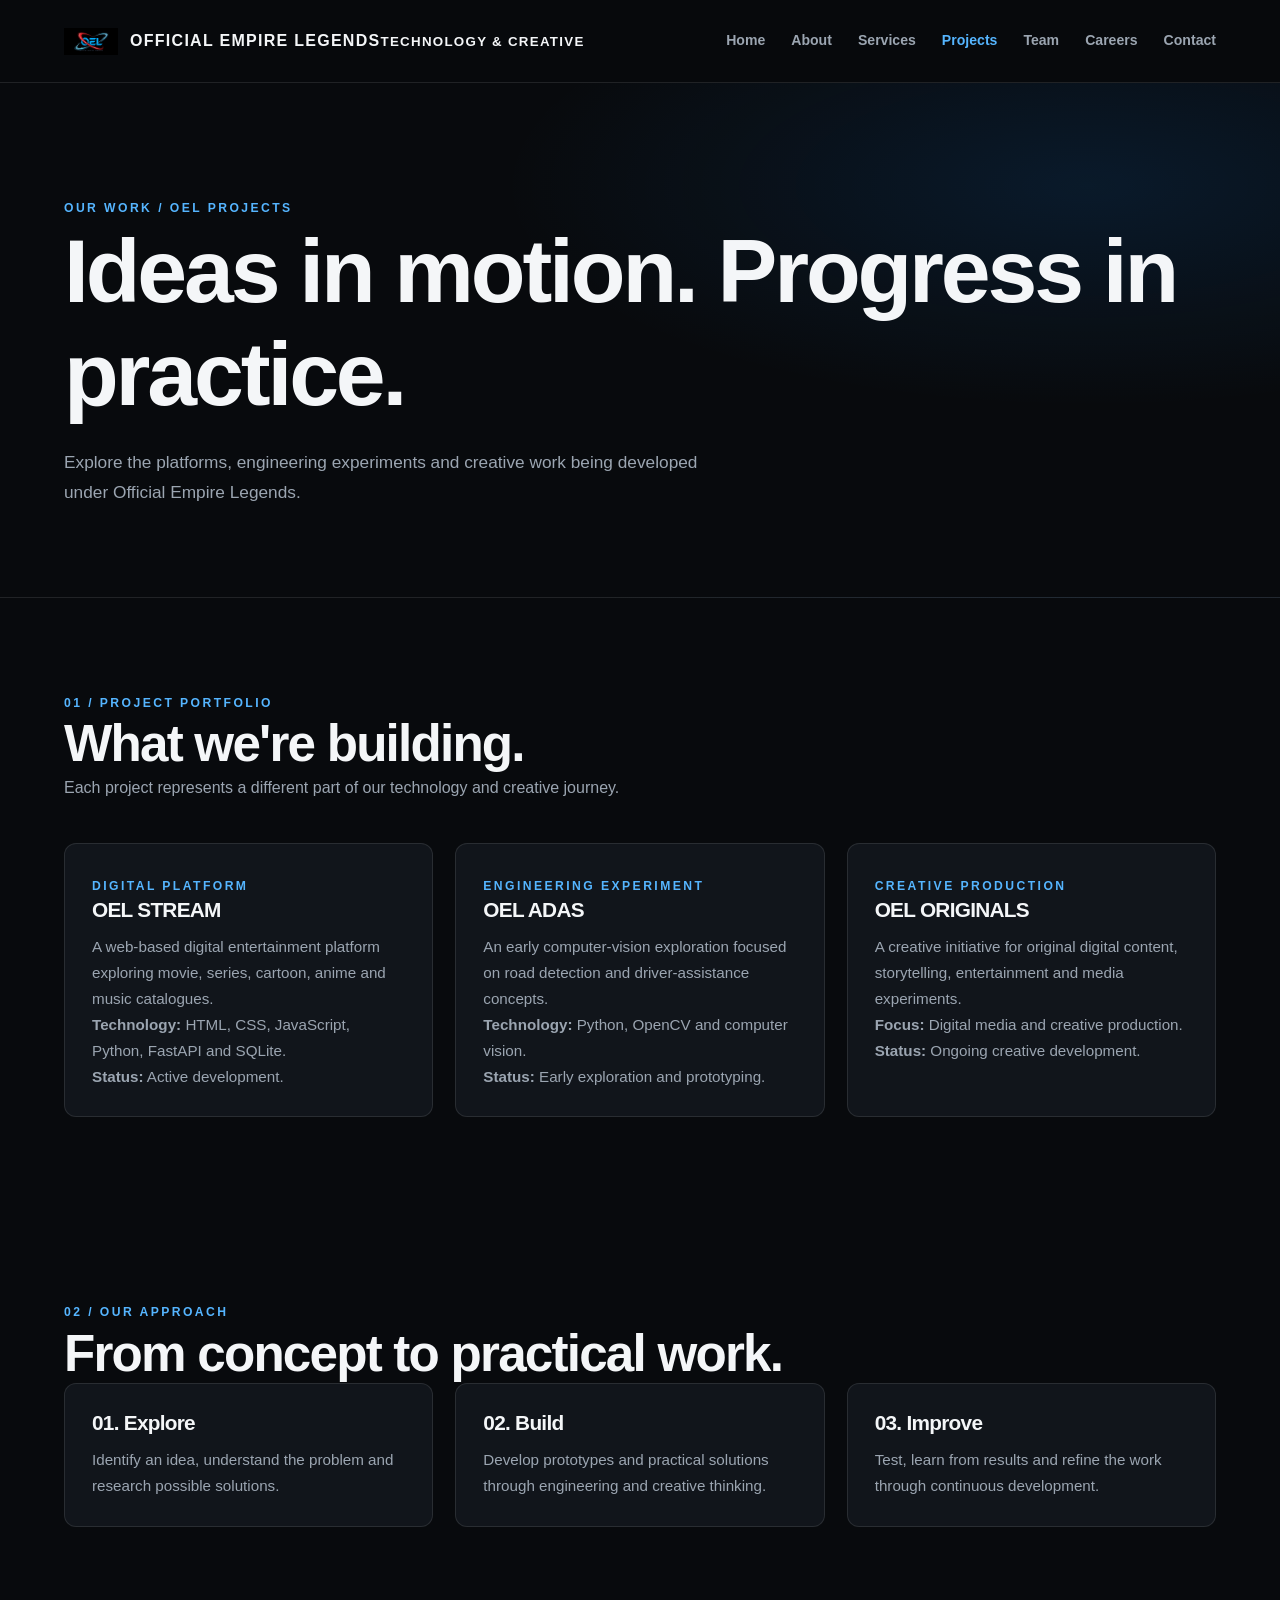
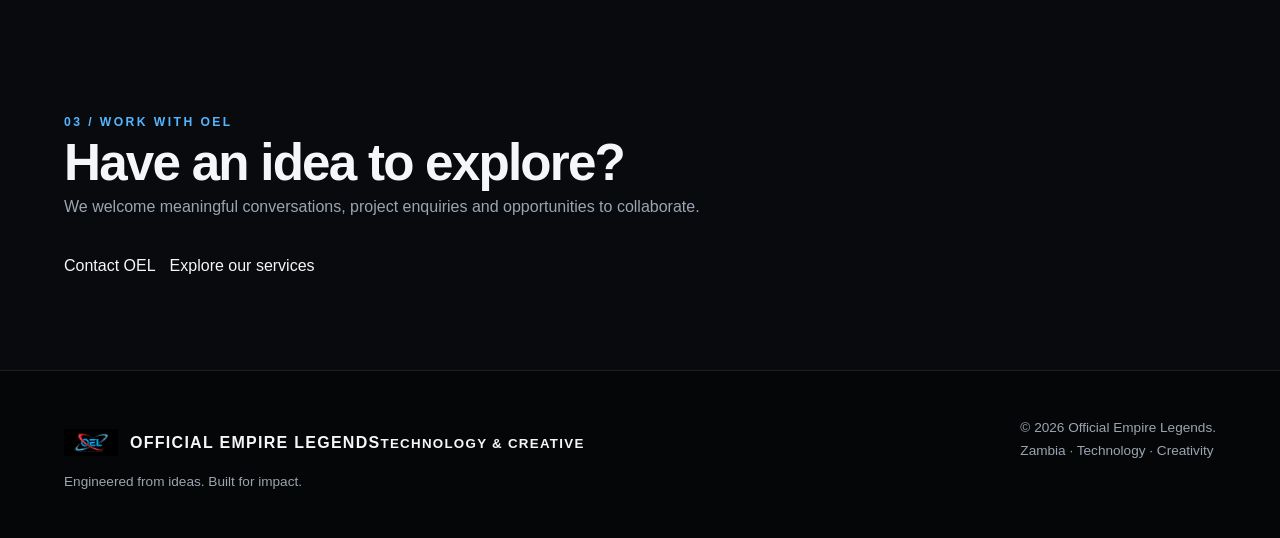
<file: projects.html>
<!DOCTYPE html>
<html lang="en">
<head>
    <meta charset="UTF-8">
    <meta name="viewport" content="width=device-width, initial-scale=1.0">
    <meta name="description" content="Explore projects and experiments by Official Empire Legends, including OEL STREAM, OEL ADAS and OEL Originals.">
    <meta name="theme-color" content="#080b12">
    <title>Projects | Official Empire Legends</title>
    <link rel="icon" href="assets/images/oel-logo.webp">
    <link rel="stylesheet" href="css/style.css">
</head>
<body>

<header class="site-header">
    <div class="container nav-container">
        <a class="brand" href="index.html" aria-label="OEL Home">
            <img src="assets/images/oel-logo.webp" alt="OEL logo">
            <span>OFFICIAL EMPIRE LEGENDS<small>TECHNOLOGY &amp; CREATIVE</small></span>
        </a>
        <button class="menu-toggle" aria-label="Toggle navigation" aria-expanded="false">☰</button>
        <nav class="nav-links" aria-label="Main navigation">
            <a href="index.html">Home</a>
            <a href="about.html">About</a>
            <a href="services.html">Services</a>
            <a href="projects.html" class="active">Projects</a>
            <a href="team.html">Team</a>
            <a href="careers.html">Careers</a>
            <a href="contact.html">Contact</a>
        </nav>
    </div>
</header>

<main>

<section class="page-hero">
    <div class="container">
        <span class="eyebrow">OUR WORK / OEL PROJECTS</span>
        <h1>Ideas in motion. Progress in practice.</h1>
        <p>
            Explore the platforms, engineering experiments and creative
            work being developed under Official Empire Legends.
        </p>
    </div>
</section>
<section class="section">
    <div class="container">
        <span class="eyebrow">01 / PROJECT PORTFOLIO</span>
        <h2>What we're building.</h2>
        <p class="section-heading">
            Each project represents a different part of our technology
            and creative journey.
        </p>

        <div class="grid">

            <article class="panel">
                <span class="eyebrow">DIGITAL PLATFORM</span>
                <h3>OEL STREAM</h3>
                <p>
                    A web-based digital entertainment platform exploring
                    movie, series, cartoon, anime and music catalogues.
                </p>
                <p><strong>Technology:</strong> HTML, CSS, JavaScript, Python, FastAPI and SQLite.</p>
                <p><strong>Status:</strong> Active development.</p>
            </article>

            <article class="panel">
                <span class="eyebrow">ENGINEERING EXPERIMENT</span>
                <h3>OEL ADAS</h3>
                <p>
                    An early computer-vision exploration focused on road
                    detection and driver-assistance concepts.
                </p>
                <p><strong>Technology:</strong> Python, OpenCV and computer vision.</p>
                <p><strong>Status:</strong> Early exploration and prototyping.</p>
            </article>

            <article class="panel">
                <span class="eyebrow">CREATIVE PRODUCTION</span>
                <h3>OEL ORIGINALS</h3>
                <p>
                    A creative initiative for original digital content,
                    storytelling, entertainment and media experiments.
                </p>
                <p><strong>Focus:</strong> Digital media and creative production.</p>
                <p><strong>Status:</strong> Ongoing creative development.</p>
            </article>

        </div>
    </div>
</section>
<section class="section">
    <div class="container">
        <span class="eyebrow">02 / OUR APPROACH</span>
        <h2>From concept to practical work.</h2>

        <div class="grid">
            <article class="panel">
                <h3>01. Explore</h3>
                <p>Identify an idea, understand the problem and research possible solutions.</p>
            </article>

            <article class="panel">
                <h3>02. Build</h3>
                <p>Develop prototypes and practical solutions through engineering and creative thinking.</p>
            </article>

            <article class="panel">
                <h3>03. Improve</h3>
                <p>Test, learn from results and refine the work through continuous development.</p>
            </article>
        </div>
    </div>
</section>

<section class="section">
    <div class="container">
        <span class="eyebrow">03 / WORK WITH OEL</span>
        <h2>Have an idea to explore?</h2>
        <p>
            We welcome meaningful conversations, project enquiries
            and opportunities to collaborate.
        </p>
        <div class="hero-actions">
            <a class="btn btn-primary" href="contact.html">Contact OEL</a>
            <a class="btn btn-outline" href="services.html">Explore our services</a>
        </div>
    </div>
</section>

</main>

<footer class="site-footer">
    <div class="container footer-layout">
        <div>
            <a class="brand" href="index.html">
                <img src="assets/images/oel-logo.webp" alt="OEL logo">
                <span>OFFICIAL EMPIRE LEGENDS<small>TECHNOLOGY &amp; CREATIVE</small></span>
            </a>
            <p>Engineered from ideas. Built for impact.</p>
        </div>
        <div>
            <p>© <span data-current-year>2026</span> Official Empire Legends.</p>
            <p>Zambia · Technology · Creativity</p>
        </div>
    </div>
</footer>

<script src="js/main.js"></script>
</body>
</html>
</file>
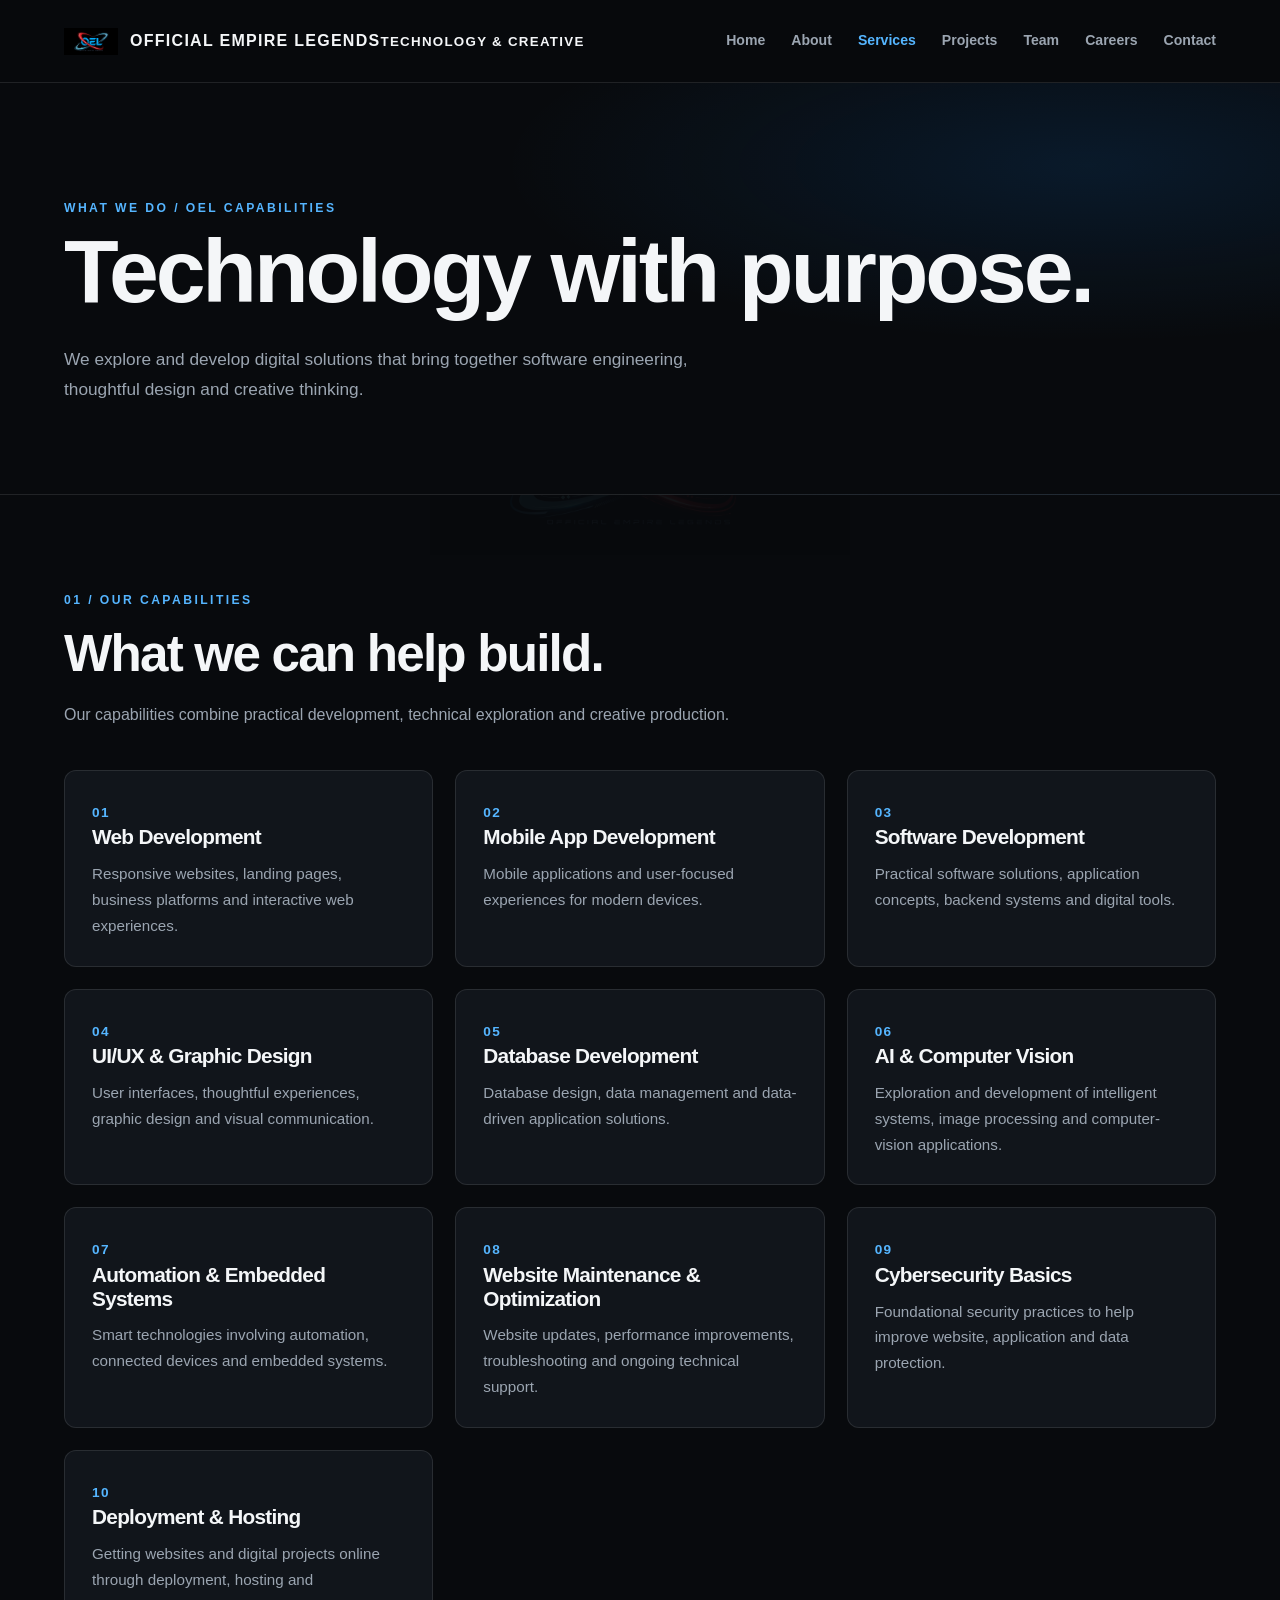
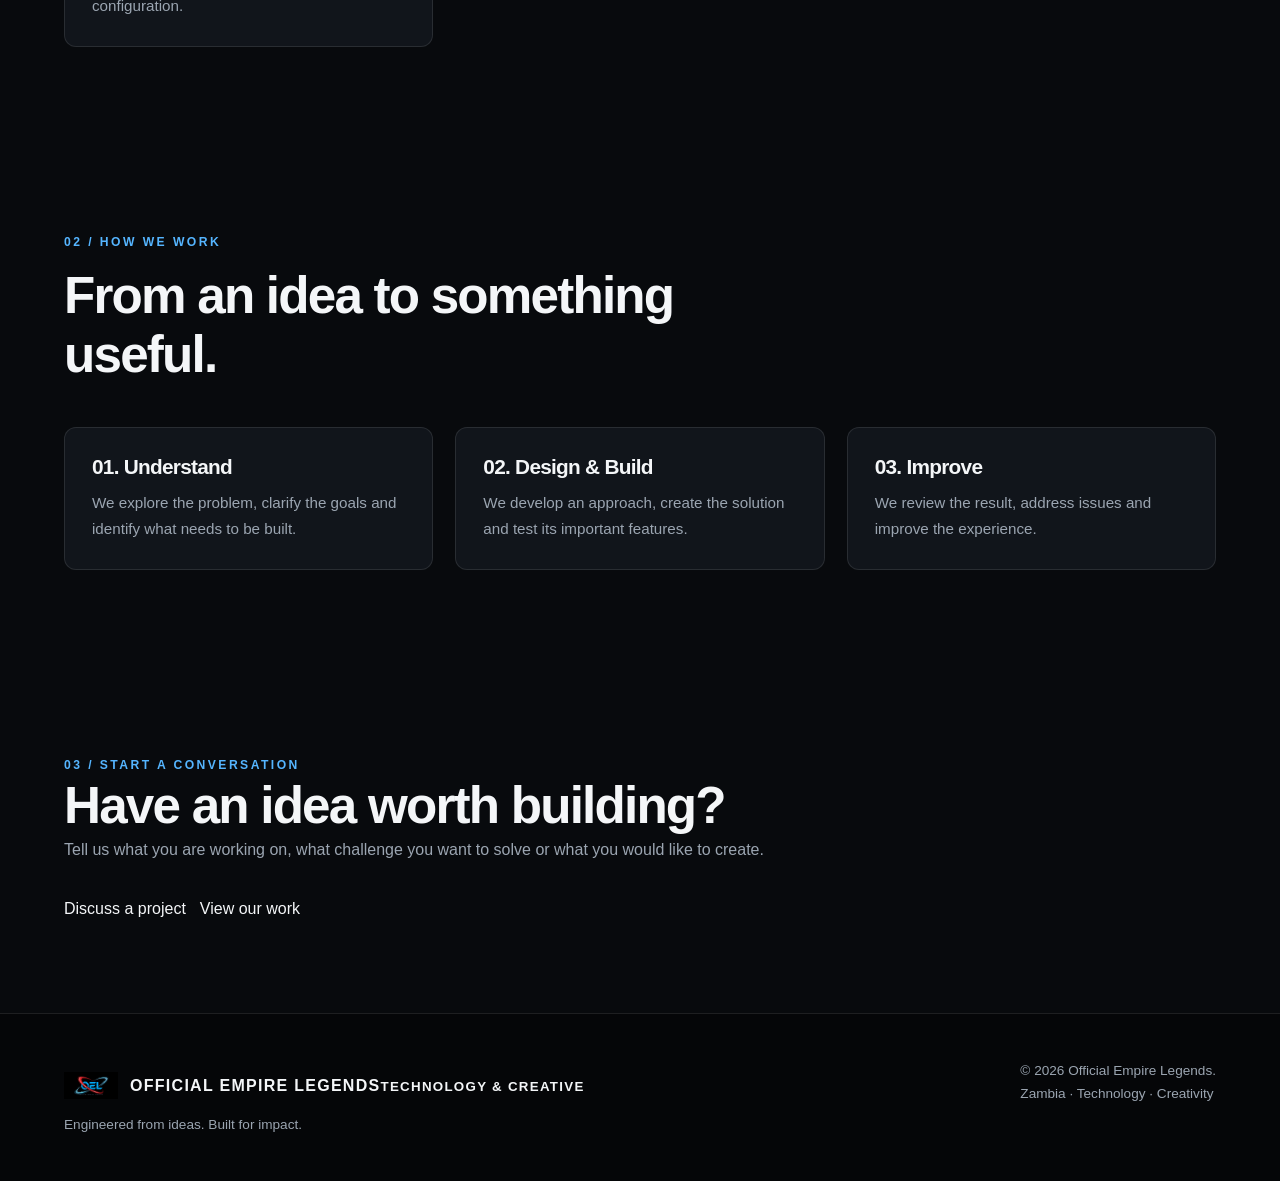
<file: services.html>
<!DOCTYPE html>
<html lang="en">
<head>
    <meta charset="UTF-8">
    <meta name="viewport" content="width=device-width, initial-scale=1.0">
    <meta name="description" content="Explore the technology and creative capabilities of Official Empire Legends.">
    <meta name="theme-color" content="#080a0d">
    <title>Services | Official Empire Legends</title>
    <link rel="icon" href="assets/images/oel-logo.webp">
    <link rel="stylesheet" href="css/style.css">
</head>
<body>

<header class="site-header">
    <div class="container nav-container">
        <a class="brand" href="index.html">
            <img src="assets/images/oel-logo.webp" alt="OEL logo">
            <span>OFFICIAL EMPIRE LEGENDS<small>TECHNOLOGY &amp; CREATIVE</small></span>
        </a>
        <button class="menu-toggle" aria-label="Toggle navigation" aria-expanded="false">☰</button>
        <nav class="nav-links" aria-label="Main navigation">
            <a href="index.html">Home</a>
            <a href="about.html">About</a>
            <a href="services.html" class="active">Services</a>
            <a href="projects.html">Projects</a>
            <a href="team.html">Team</a>
            <a href="careers.html">Careers</a>
            <a href="contact.html">Contact</a>
        </nav>
    </div>
</header>

<main>

<section class="page-hero">
    <div class="container">
        <span class="eyebrow">WHAT WE DO / OEL CAPABILITIES</span>
        <h1>Technology with <span class="text-blue">purpose.</span></h1>
        <p>
            We explore and develop digital solutions that bring together
            software engineering, thoughtful design and creative thinking.
        </p>
    </div>
</section>
<section class="section">
    <div class="container">
        <div class="section-heading">
            <span class="eyebrow">01 / OUR CAPABILITIES</span>
            <h2>What we can help build.</h2>
            <p>
                Our capabilities combine practical development,
                technical exploration and creative production.
            </p>
        </div>

        <div class="grid">
            <article class="panel">
                <span class="project-number">01</span>
                <h3>Web Development</h3>
                <p>Responsive websites, landing pages, business platforms and interactive web experiences.</p>
            </article>
            <article class="panel">
                <span class="project-number">02</span>
                <h3>Mobile App Development</h3>
                <p>Mobile applications and user-focused experiences for modern devices.</p>
            </article>
            <article class="panel">
                <span class="project-number">03</span>
                <h3>Software Development</h3>
                <p>Practical software solutions, application concepts, backend systems and digital tools.</p>
            </article>
            <article class="panel">
                <span class="project-number">04</span>
                <h3>UI/UX &amp; Graphic Design</h3>
                <p>User interfaces, thoughtful experiences, graphic design and visual communication.</p>
            </article>
            <article class="panel">
                <span class="project-number">05</span>
                <h3>Database Development</h3>
                <p>Database design, data management and data-driven application solutions.</p>
            </article>
            <article class="panel">
                <span class="project-number">06</span>
                <h3>AI &amp; Computer Vision</h3>
                <p>Exploration and development of intelligent systems, image processing and computer-vision applications.</p>
            </article>
            <article class="panel">
                <span class="project-number">07</span>
                <h3>Automation &amp; Embedded Systems</h3>
                <p>Smart technologies involving automation, connected devices and embedded systems.</p>
            </article>
            <article class="panel">
                <span class="project-number">08</span>
                <h3>Website Maintenance &amp; Optimization</h3>
                <p>Website updates, performance improvements, troubleshooting and ongoing technical support.</p>
            </article>
            <article class="panel">
                <span class="project-number">09</span>
                <h3>Cybersecurity Basics</h3>
                <p>Foundational security practices to help improve website, application and data protection.</p>
            </article>
            <article class="panel">
                <span class="project-number">10</span>
                <h3>Deployment &amp; Hosting</h3>
                <p>Getting websites and digital projects online through deployment, hosting and configuration.</p>
            </article>
        </div>
    </div>
</section>

<section class="section">
    <div class="container">
        <div class="section-heading">
            <span class="eyebrow">02 / HOW WE WORK</span>
            <h2>From an idea to something useful.</h2>
        </div>

        <div class="grid">
            <article class="panel">
                <h3>01. Understand</h3>
                <p>We explore the problem, clarify the goals and identify what needs to be built.</p>
            </article>
            <article class="panel">
                <h3>02. Design &amp; Build</h3>
                <p>We develop an approach, create the solution and test its important features.</p>
            </article>
            <article class="panel">
                <h3>03. Improve</h3>
                <p>We review the result, address issues and improve the experience.</p>
            </article>
        </div>
    </div>
</section>
<section class="section">
    <div class="container">
        <span class="eyebrow">03 / START A CONVERSATION</span>
        <h2>Have an idea worth building?</h2>
        <p>
            Tell us what you are working on, what challenge you want
            to solve or what you would like to create.
        </p>
        <div class="hero-actions">
            <a class="btn btn-primary" href="contact.html">Discuss a project</a>
            <a class="btn btn-outline" href="projects.html">View our work</a>
        </div>
    </div>
</section>

</main>

<footer class="site-footer">
    <div class="container footer-layout">
        <div>
            <a class="brand" href="index.html">
                <img src="assets/images/oel-logo.webp" alt="OEL logo">
                <span>OFFICIAL EMPIRE LEGENDS<small>TECHNOLOGY &amp; CREATIVE</small></span>
            </a>
            <p>Engineered from ideas. Built for impact.</p>
        </div>
        <div>
            <p>© <span data-current-year>2026</span> Official Empire Legends.</p>
            <p>Zambia · Technology · Creativity</p>
        </div>
    </div>
</footer>

<script src="js/main.js"></script>
</body>
</html>
</file>
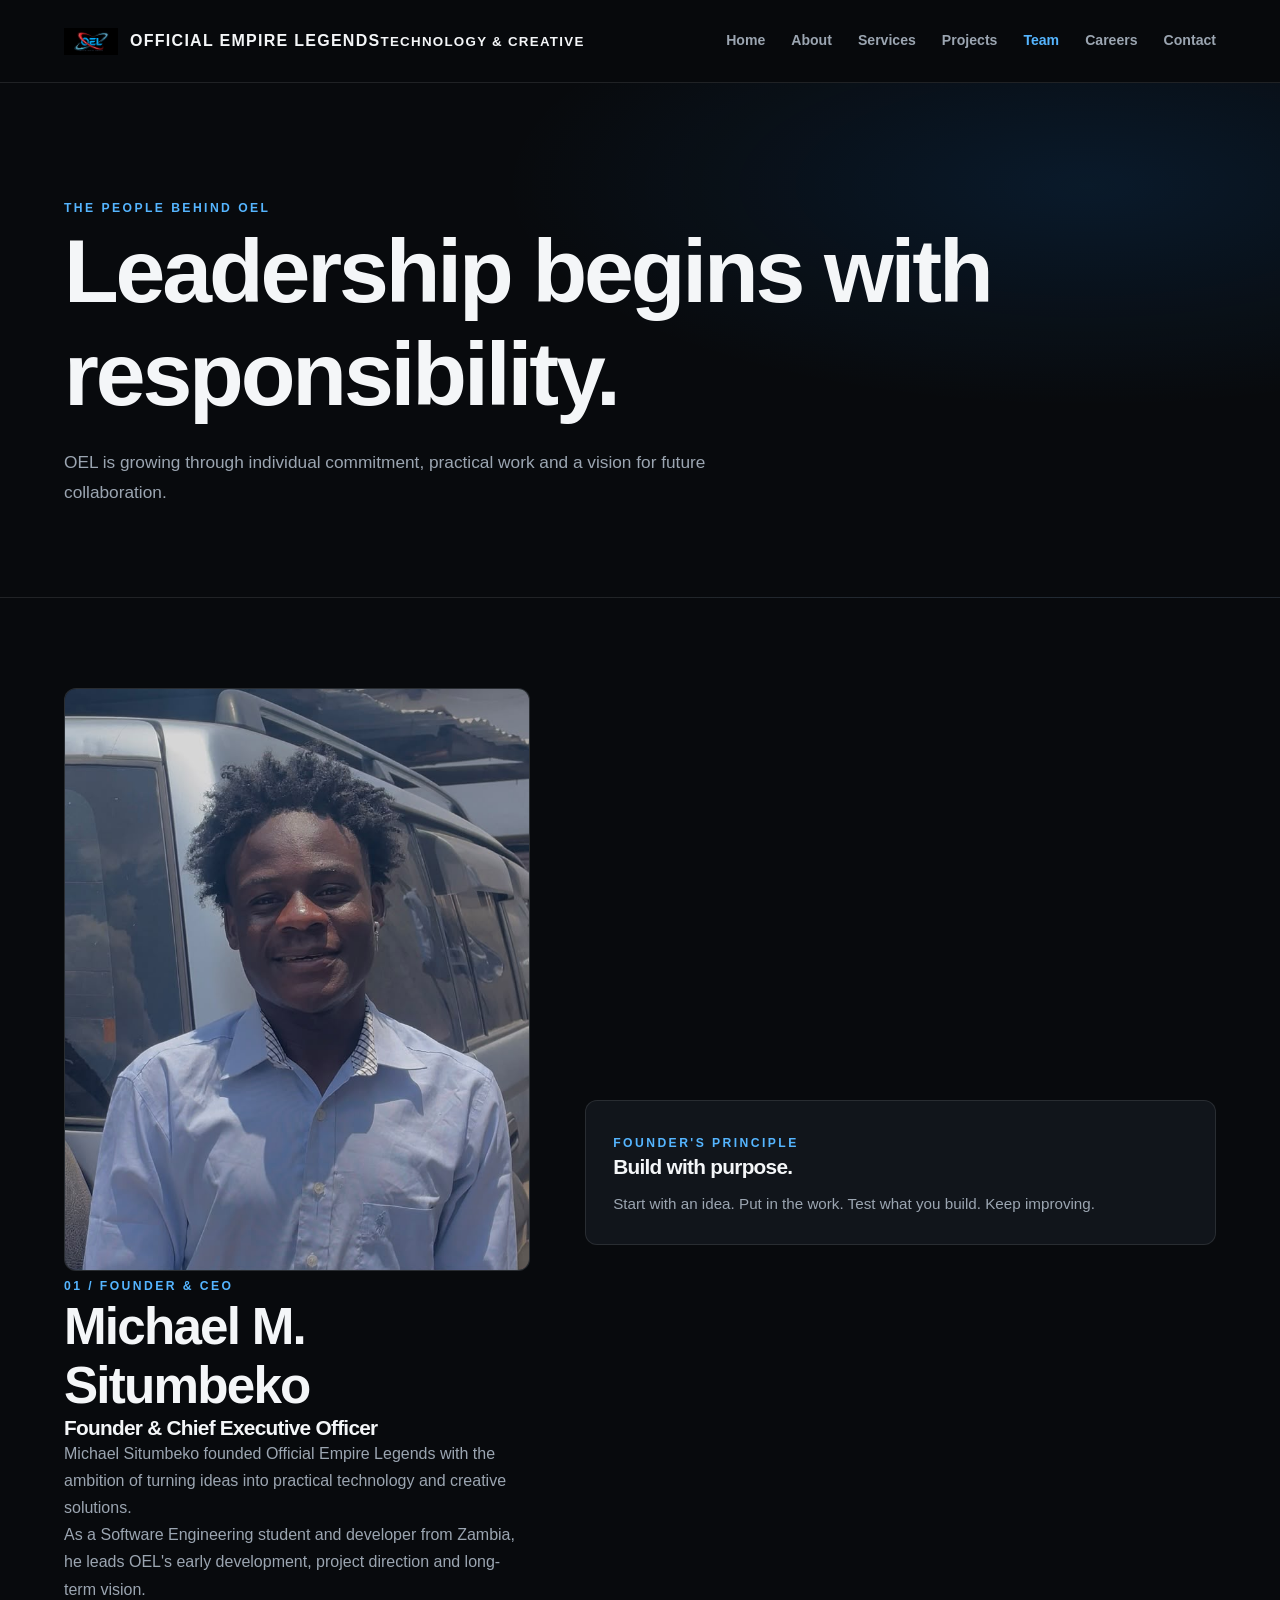
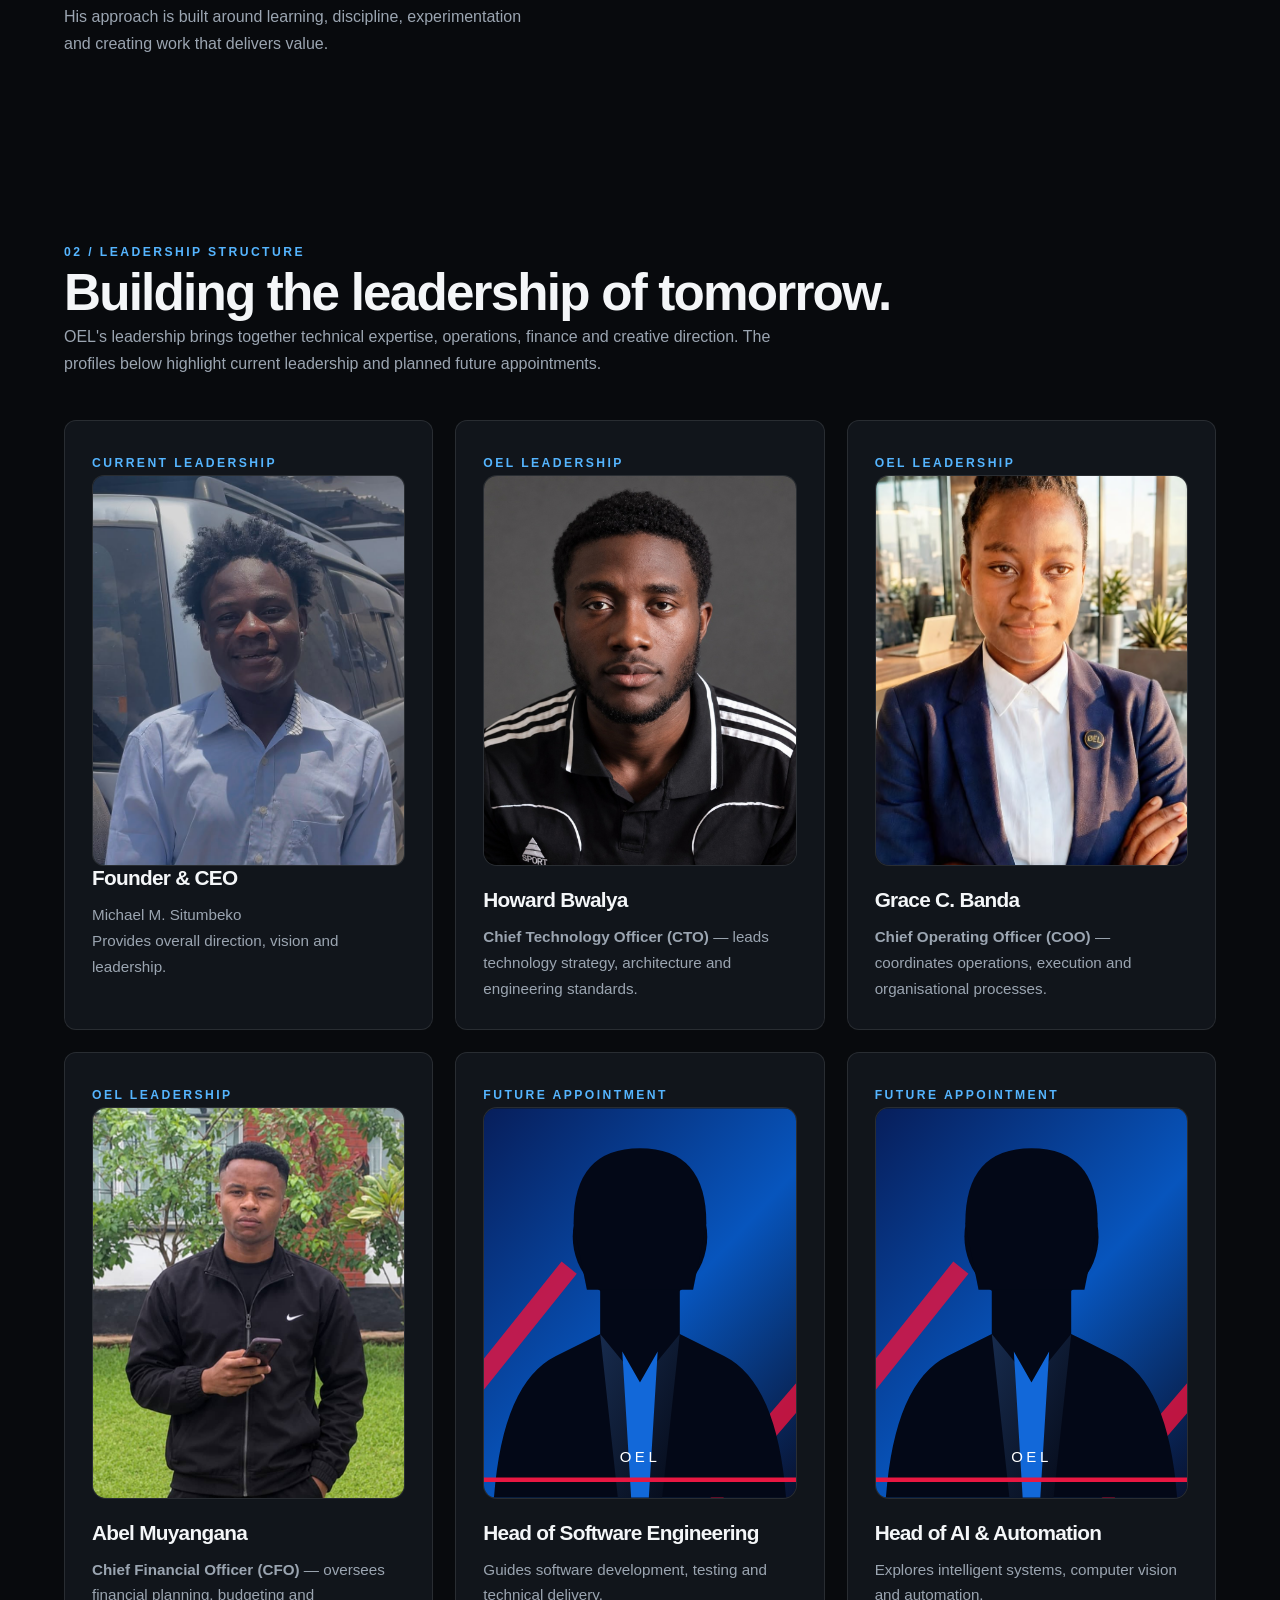
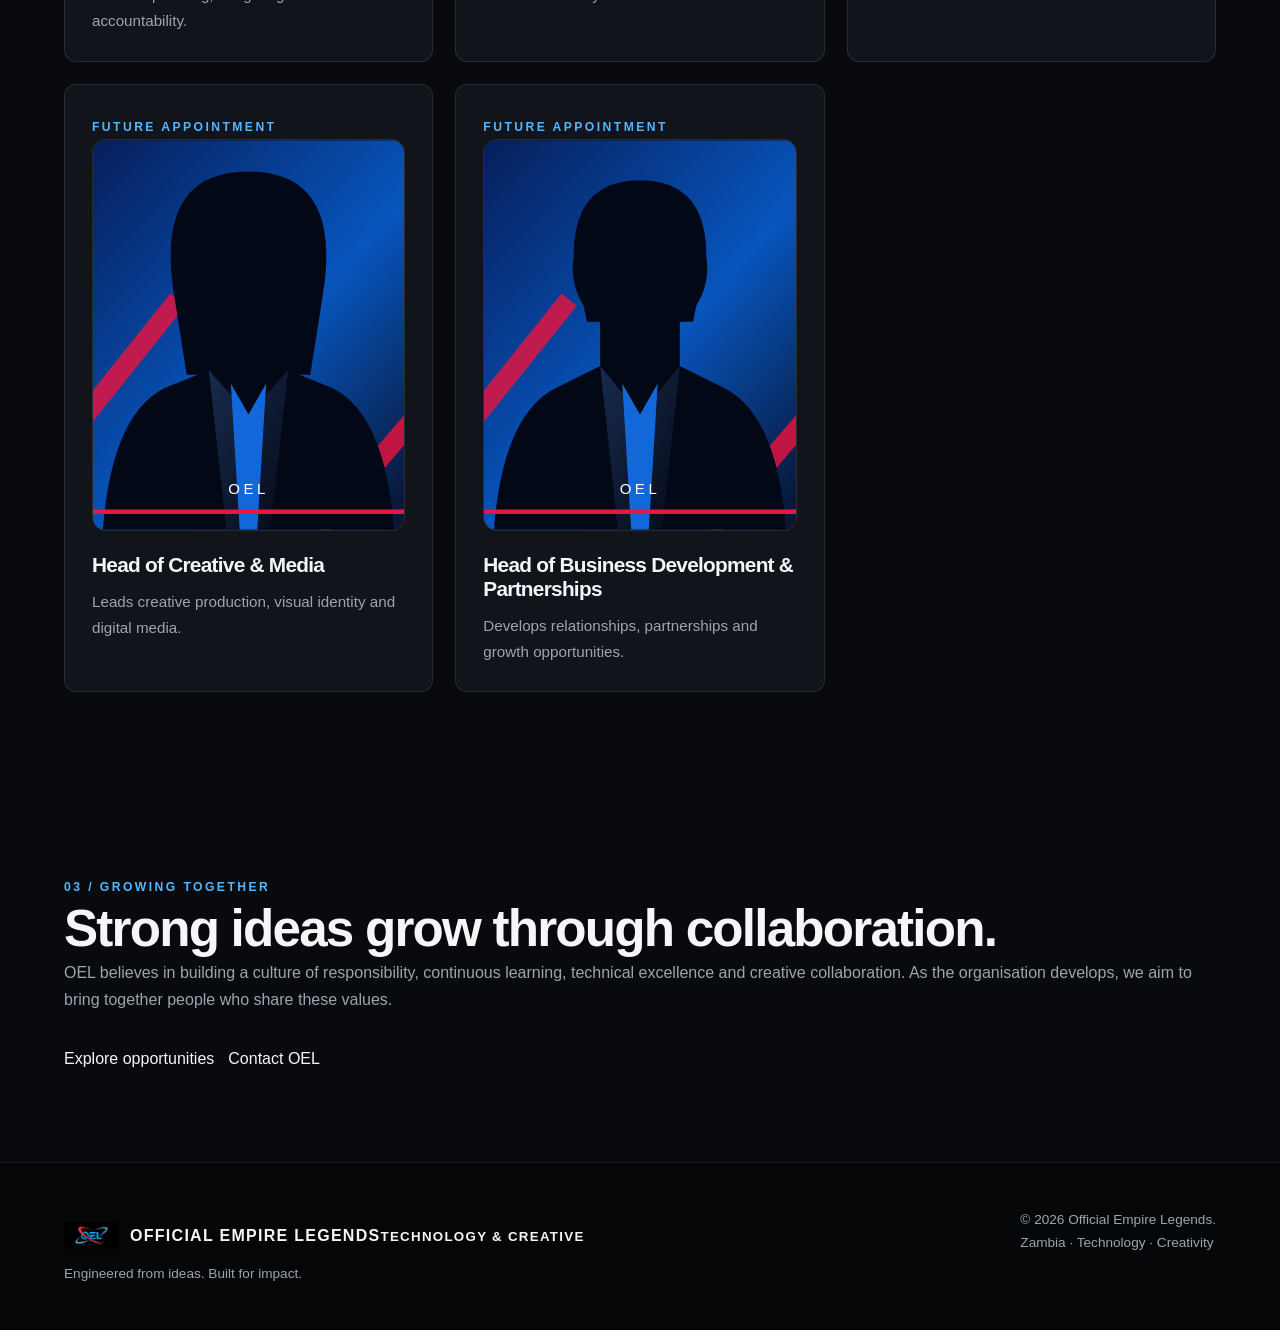
<file: team.html>
<!DOCTYPE html>
<html lang="en">
<head>
    <meta charset="UTF-8">
    <meta name="viewport" content="width=device-width, initial-scale=1.0">
    <meta name="description" content="Meet the founder and explore the future leadership structure of Official Empire Legends.">
    <meta name="theme-color" content="#080b12">
    <title>Team | Official Empire Legends</title>
    <link rel="icon" href="assets/images/oel-logo.webp">
    <link rel="stylesheet" href="css/style.css">
</head>
<body>

<header class="site-header">
    <div class="container nav-container">
        <a class="brand" href="index.html" aria-label="OEL Home">
            <img src="assets/images/oel-logo.webp" alt="OEL logo">
            <span>OFFICIAL EMPIRE LEGENDS<small>TECHNOLOGY &amp; CREATIVE</small></span>
        </a>
        <button class="menu-toggle" aria-label="Toggle navigation" aria-expanded="false">☰</button>
        <nav class="nav-links" aria-label="Main navigation">
            <a href="index.html">Home</a>
            <a href="about.html">About</a>
            <a href="services.html">Services</a>
            <a href="projects.html">Projects</a>
            <a href="team.html" class="active">Team</a>
            <a href="careers.html">Careers</a>
            <a href="contact.html">Contact</a>
        </nav>
    </div>
</header>

<main>

<section class="page-hero">
    <div class="container">
        <span class="eyebrow">THE PEOPLE BEHIND OEL</span>
        <h1>Leadership begins with responsibility.</h1>
        <p>
            OEL is growing through individual commitment, practical work
            and a vision for future collaboration.
        </p>
    </div>
</section>
<section class="section">
    <div class="container founder-layout">
        <div>
            <img class="founder-photo"
                 src="assets/images/founder.jpg"
                 alt="Michael M. Situmbeko, Founder and CEO of OEL">

            <span class="eyebrow">01 / FOUNDER &amp; CEO</span>
            <h2>Michael M. Situmbeko</h2>
            <h3>Founder &amp; Chief Executive Officer</h3>
            <p>
                Michael Situmbeko founded Official Empire Legends with
                the ambition of turning ideas into practical technology
                and creative solutions.
            </p>
            <p>
                As a Software Engineering student and developer from
                Zambia, he leads OEL's early development, project
                direction and long-term vision.
            </p>
            <p>
                His approach is built around learning, discipline,
                experimentation and creating work that delivers value.
            </p>
        </div>

        <div class="panel">
            <span class="eyebrow">FOUNDER'S PRINCIPLE</span>
            <h3>Build with purpose.</h3>
            <p>
                Start with an idea. Put in the work. Test what you build.
                Keep improving.
            </p>
        </div>
    </div>
</section>
<section class="section">
    <div class="container">
        <span class="eyebrow">02 / LEADERSHIP STRUCTURE</span>
        <h2>Building the leadership of tomorrow.</h2>
        <p class="section-heading">
            OEL's leadership brings together technical expertise,
            operations, finance and creative direction. The profiles below
            highlight current leadership and planned future appointments.
        </p>

        <div class="grid">

            <article class="panel">
                <span class="eyebrow">CURRENT LEADERSHIP</span>
                <img class="founder-photo" src="assets/images/founder.jpg" alt="Michael M. Situmbeko, Founder and CEO of OEL">
                <h3>Founder &amp; CEO</h3>
                <p>Michael M. Situmbeko</p>
                <p>Provides overall direction, vision and leadership.</p>
            </article>

            <article class="panel">
                <span class="eyebrow">OEL LEADERSHIP</span>
                <img class="team-avatar" src="assets/images/team/howard-bwalya.jpeg" alt="Howard Bwalya, Chief Technology Officer of OEL">
                <h3>Howard Bwalya</h3>
                <p><strong>Chief Technology Officer (CTO)</strong> — leads technology strategy, architecture and engineering standards.</p>
            </article>

            <article class="panel">
                <span class="eyebrow">OEL LEADERSHIP</span>
                <img class="team-avatar" src="assets/images/team/grace-c-banda.jpeg" alt="Grace C. Banda, Chief Operating Officer of OEL">
                <h3>Grace C. Banda</h3>
                <p><strong>Chief Operating Officer (COO)</strong> — coordinates operations, execution and organisational processes.</p>
            </article>

            <article class="panel">
                <span class="eyebrow">OEL LEADERSHIP</span>
                <img class="team-avatar" src="assets/images/team/abel-muyangana.jpeg" alt="Abel Muyangana, Chief Financial Officer of OEL">
                <h3>Abel Muyangana</h3>
                <p><strong>Chief Financial Officer (CFO)</strong> — oversees financial planning, budgeting and accountability.</p>
            </article>

            <article class="panel">
                <span class="eyebrow">FUTURE APPOINTMENT</span>
                <img class="team-avatar" src="assets/images/team/male-silhouette.svg" alt="Male team member placeholder">
                <h3>Head of Software Engineering</h3>
                <p>Guides software development, testing and technical delivery.</p>
            </article>

            <article class="panel">
                <span class="eyebrow">FUTURE APPOINTMENT</span>
                <img class="team-avatar" src="assets/images/team/male-silhouette.svg" alt="Male team member placeholder">
                <h3>Head of AI &amp; Automation</h3>
                <p>Explores intelligent systems, computer vision and automation.</p>
            </article>

            <article class="panel">
                <span class="eyebrow">FUTURE APPOINTMENT</span>
                <img class="team-avatar" src="assets/images/team/female-silhouette.svg" alt="Female team member placeholder">
                <h3>Head of Creative &amp; Media</h3>
                <p>Leads creative production, visual identity and digital media.</p>
            </article>

            <article class="panel">
                <span class="eyebrow">FUTURE APPOINTMENT</span>
                <img class="team-avatar" src="assets/images/team/male-silhouette.svg" alt="Male team member placeholder">
                <h3>Head of Business Development &amp; Partnerships</h3>
                <p>Develops relationships, partnerships and growth opportunities.</p>
            </article>

        </div>
    </div>
</section>
<section class="section">
    <div class="container">
        <span class="eyebrow">03 / GROWING TOGETHER</span>
        <h2>Strong ideas grow through collaboration.</h2>
        <p>
            OEL believes in building a culture of responsibility,
            continuous learning, technical excellence and creative
            collaboration. As the organisation develops, we aim to
            bring together people who share these values.
        </p>

        <div class="hero-actions">
            <a class="btn btn-primary" href="careers.html">Explore opportunities</a>
            <a class="btn btn-outline" href="contact.html">Contact OEL</a>
        </div>
    </div>
</section>

</main>

<footer class="site-footer">
    <div class="container footer-layout">
        <div>
            <a class="brand" href="index.html">
                <img src="assets/images/oel-logo.webp" alt="OEL logo">
                <span>OFFICIAL EMPIRE LEGENDS<small>TECHNOLOGY &amp; CREATIVE</small></span>
            </a>
            <p>Engineered from ideas. Built for impact.</p>
        </div>
        <div>
            <p>© <span data-current-year>2026</span> Official Empire Legends.</p>
            <p>Zambia · Technology · Creativity</p>
        </div>
    </div>
</footer>

<script src="js/main.js"></script>
</body>
</html>
</file>
<file: css/style.css>
/* OFFICIAL EMPIRE LEGENDS — OEL DESIGN SYSTEM */

:root {
    --bg: #080a0d;
    --surface: #11151b;
    --surface-light: #191f27;
    --text: #f4f6f8;
    --muted: #9ba5b1;
    --blue: #168cff;
    --blue-light: #55b5ff;
    --red: #ed3447;
    --border: rgba(255,255,255,.10);
    --max-width: 1200px;
    --radius: 12px;
}

* {
    box-sizing: border-box;
    margin: 0;
    padding: 0;
}

html {
    scroll-behavior: smooth;
}

body {
    background: var(--bg);
    color: var(--text);
    font-family: Arial, Helvetica, sans-serif;
    line-height: 1.7;
    min-height: 100vh;
}

a {
    color: inherit;
    text-decoration: none;
}

img {
    display: block;
    max-width: 100%;
}

button {
    font: inherit;
}

.container {
    width: min(90%, var(--max-width));
    margin-inline: auto;
}

/* NAVIGATION */

.site-header {
    position: sticky;
    top: 0;
    z-index: 1000;
    background: rgba(8,10,13,.94);
    border-bottom: 1px solid var(--border);
    backdrop-filter: blur(16px);
}

.nav-container {
    min-height: 82px;
    display: flex;
    align-items: center;
    justify-content: space-between;
    gap: 30px;
}

.brand {
    display: flex;
    align-items: center;
    gap: 12px;
    font-weight: 800;
    letter-spacing: .08em;
}

.brand img {
    width: 54px;
    height: 54px;
    object-fit: contain;
}

.brand span {
    font-size: 1rem;
}

.nav-links {
    display: flex;
    align-items: center;
    gap: 26px;
    list-style: none;
}

.nav-links a {
    color: var(--muted);
    font-size: .88rem;
    font-weight: 600;
    transition: color .2s ease;
}

.nav-links a:hover,
.nav-links a.active {
    color: var(--blue-light);
}

.nav-links .nav-contact {
    color: white;
    background: var(--blue);
    padding: 10px 17px;
    border-radius: 5px;
}

.menu-toggle {
    display: none;
    border: 1px solid var(--border);
    color: white;
    background: var(--surface);
    padding: 8px 12px;
    border-radius: 6px;
    cursor: pointer;
}

/* TYPOGRAPHY */

.eyebrow {
    color: var(--blue-light);
    font-size: .76rem;
    font-weight: 800;
    letter-spacing: .2em;
    text-transform: uppercase;
}

h1, h2, h3 {
    line-height: 1.15;
    letter-spacing: -.035em;
}

h1 {
    font-size: clamp(2.8rem, 7vw, 5.8rem);
}

h2 {
    font-size: clamp(2rem, 4vw, 3.3rem);
}

h3 {
    font-size: 1.3rem;
}

p {
    color: var(--muted);
}

.accent {
    color: var(--blue-light);
}

.red-accent {
    color: var(--red);
}

/* BUTTONS */

.button {
    display: inline-flex;
    align-items: center;
    justify-content: center;
    padding: 13px 21px;
    border: 1px solid var(--blue);
    border-radius: 5px;
    background: var(--blue);
    color: white;
    font-size: .9rem;
    font-weight: 700;
    transition: .2s ease;
}

.button:hover {
    background: transparent;
    transform: translateY(-2px);
}

.button-outline {
    background: transparent;
    border-color: var(--border);
}

.button-outline:hover {
    border-color: var(--blue);
    color: var(--blue-light);
}

/* PAGE STRUCTURE */

.page-hero {
    padding: 110px 0 90px;
    border-bottom: 1px solid var(--border);
    background:
        radial-gradient(ellipse at 85% 20%, rgba(22,140,255,.12), transparent 38%),
        var(--bg);
}

.page-hero p {
    max-width: 650px;
    margin-top: 22px;
    font-size: 1.08rem;
}

.section {
    padding: 90px 0;
}

.section-heading {
    max-width: 720px;
    margin-bottom: 42px;
}

.section-heading h2 {
    margin: 13px 0 17px;
}

/* CONTENT GRIDS */

.grid {
    display: grid;
    grid-template-columns: repeat(3, minmax(0, 1fr));
    gap: 22px;
}

.panel {
    padding: 27px;
    background: var(--surface);
    border: 1px solid var(--border);
    border-radius: var(--radius);
}

.panel h3 {
    margin-bottom: 12px;
}

.panel p {
    font-size: .95rem;
}

/* FOUNDER PROFILE */

.founder-layout {
    display: grid;
    grid-template-columns: .85fr 1.15fr;
    gap: 55px;
    align-items: center;
}

.founder-photo {
    width: 100%;
    aspect-ratio: 4 / 5;
    object-fit: cover;
    border-radius: var(--radius);
    border: 1px solid var(--border);
    background: var(--surface);
}

/* FOOTER */

.site-footer {
    padding: 45px 0;
    border-top: 1px solid var(--border);
    background: #050608;
}

.footer-layout {
    display: flex;
    justify-content: space-between;
    gap: 30px;
}

.footer-layout p {
    font-size: .85rem;
}

/* RESPONSIVE DESIGN */

@media (max-width: 850px) {
    .menu-toggle {
        display: block;
    }

    .nav-links {
        display: none;
        position: absolute;
        top: 82px;
        left: 0;
        right: 0;
        padding: 25px 5%;
        flex-direction: column;
        align-items: flex-start;
        background: var(--surface);
        border-bottom: 1px solid var(--border);
    }

    .nav-links.open {
        display: flex;
    }

    .grid {
        grid-template-columns: repeat(2, minmax(0, 1fr));
    }

    .founder-layout {
        grid-template-columns: 1fr;
        gap: 30px;
    }

    .founder-photo {
        max-width: 420px;
    }
}

@media (max-width: 560px) {
    .grid {
        grid-template-columns: 1fr;
    }

    .page-hero {
        padding: 75px 0 65px;
    }

    .section {
        padding: 65px 0;
    }

    .footer-layout {
        flex-direction: column;
    }

    .brand span {
        font-size: .85rem;
    }
}

/* OEL HOMEPAGE */

.home-hero {
    min-height: 650px;
    display: flex;
    align-items: center;
    position: relative;
    overflow: hidden;
    border-bottom: 1px solid var(--border);
}

.home-hero::after {
    content: "OEL";
    position: absolute;
    right: -25px;
    bottom: -125px;
    font-size: clamp(15rem, 35vw, 32rem);
    font-weight: 900;
    line-height: 1;
    letter-spacing: -.1em;
    color: rgba(255,255,255,.025);
    pointer-events: none;
}

.home-hero-content {
    position: relative;
    z-index: 1;
    max-width: 850px;
    padding: 100px 0;
}

.home-hero h1 {
    max-width: 850px;
    margin: 25px 0;
    text-transform: uppercase;
}

.home-hero p {
    max-width: 620px;
    font-size: 1.08rem;
}

.hero-actions {
    display: flex;
    flex-wrap: wrap;
    gap: 14px;
    margin-top: 32px;
}

.home-intro {
    display: grid;
    grid-template-columns: 1fr 1fr;
    gap: 70px;
    align-items: start;
}

.project-row {
    display: grid;
    grid-template-columns: 100px 1fr auto;
    align-items: center;
    gap: 25px;
    padding: 27px 0;
    border-top: 1px solid var(--border);
}

.project-number {
    color: var(--blue-light);
    font-size: .85rem;
    font-weight: 800;
    letter-spacing: .1em;
}

.project-row h3 {
    margin-bottom: 6px;
}

.project-row p {
    font-size: .9rem;
}

.project-arrow {
    color: var(--blue-light);
    font-size: 1.5rem;
}

.home-statement {
    padding: 85px 0;
    background: var(--surface);
    border-block: 1px solid var(--border);
}

.home-statement h2 {
    max-width: 850px;
    font-size: clamp(2rem, 5vw, 4.2rem);
}

@media (max-width: 650px) {
    .home-hero {
        min-height: 570px;
    }

    .home-intro {
        grid-template-columns: 1fr;
        gap: 25px;
    }

    .project-row {
        grid-template-columns: 45px 1fr;
        gap: 15px;
    }

    .project-arrow {
        display: none;
    }
}

/* OEL TEAM AVATARS */
.team-avatar {
    display: block;
    width: 100%;
    max-width: 100%;
    aspect-ratio: 4 / 5;
    object-fit: cover;
    object-position: center;
    margin: 0 auto 22px;
    border-radius: 14px;
    border: 1px solid var(--border);
    background: var(--surface);
}




/* OEL CONTACT CARD ICON BUTTONS */
.contact-card {
    position: relative;
    padding-right: 76px;
}

.contact-card-icon {
    position: absolute;
    top: 22px;
    right: 22px;
    width: 42px;
    height: 42px;
    display: flex;
    align-items: center;
    justify-content: center;
    border-radius: 13px;
    color: #fff;
    text-decoration: none;
    box-shadow: 0 5px 14px rgba(0,0,0,.16);
    transition: transform .2s ease, box-shadow .2s ease;
}

.contact-card-icon:hover {
    transform: translateY(-3px) scale(1.06);
    box-shadow: 0 8px 20px rgba(0,0,0,.23);
}

.contact-card-icon svg {
    width: 22px;
    height: 22px;
    fill: currentColor;
}

.contact-card-icon.email svg,
.contact-card-icon.phone svg {
    fill: none;
    stroke: currentColor;
    stroke-width: 2;
    stroke-linecap: round;
    stroke-linejoin: round;
}

.contact-card-icon.whatsapp { background: #20b95a; }
.contact-card-icon.phone { background: #2563eb; }
.contact-card-icon.email { background: #64748b; }
.contact-card-icon.tiktok { background: #111827; }
.contact-card-icon.instagram { background: #d94682; }
.contact-card-icon.facebook { background: #1877f2; }

@media (max-width: 650px) {
    .contact-card {
        padding-right: 68px;
    }
    .contact-card-icon {
        top: 17px;
        right: 16px;
        width: 38px;
        height: 38px;
    }
}

/* OEL BRAND WATERMARK — SHARED ACROSS ALL PAGES */
body {
    position: relative;
}

body::before {
    content: "";
    position: fixed;
    inset: 0;
    z-index: 0;
    pointer-events: none;
    background-image: url("../assets/images/oel-logo.webp");
    background-repeat: no-repeat;
    background-position: center center;
    background-size: min(42vw, 420px);
    opacity: 0.045;
}

main,
footer {
    position: relative;
    z-index: 1;
}
</file>
